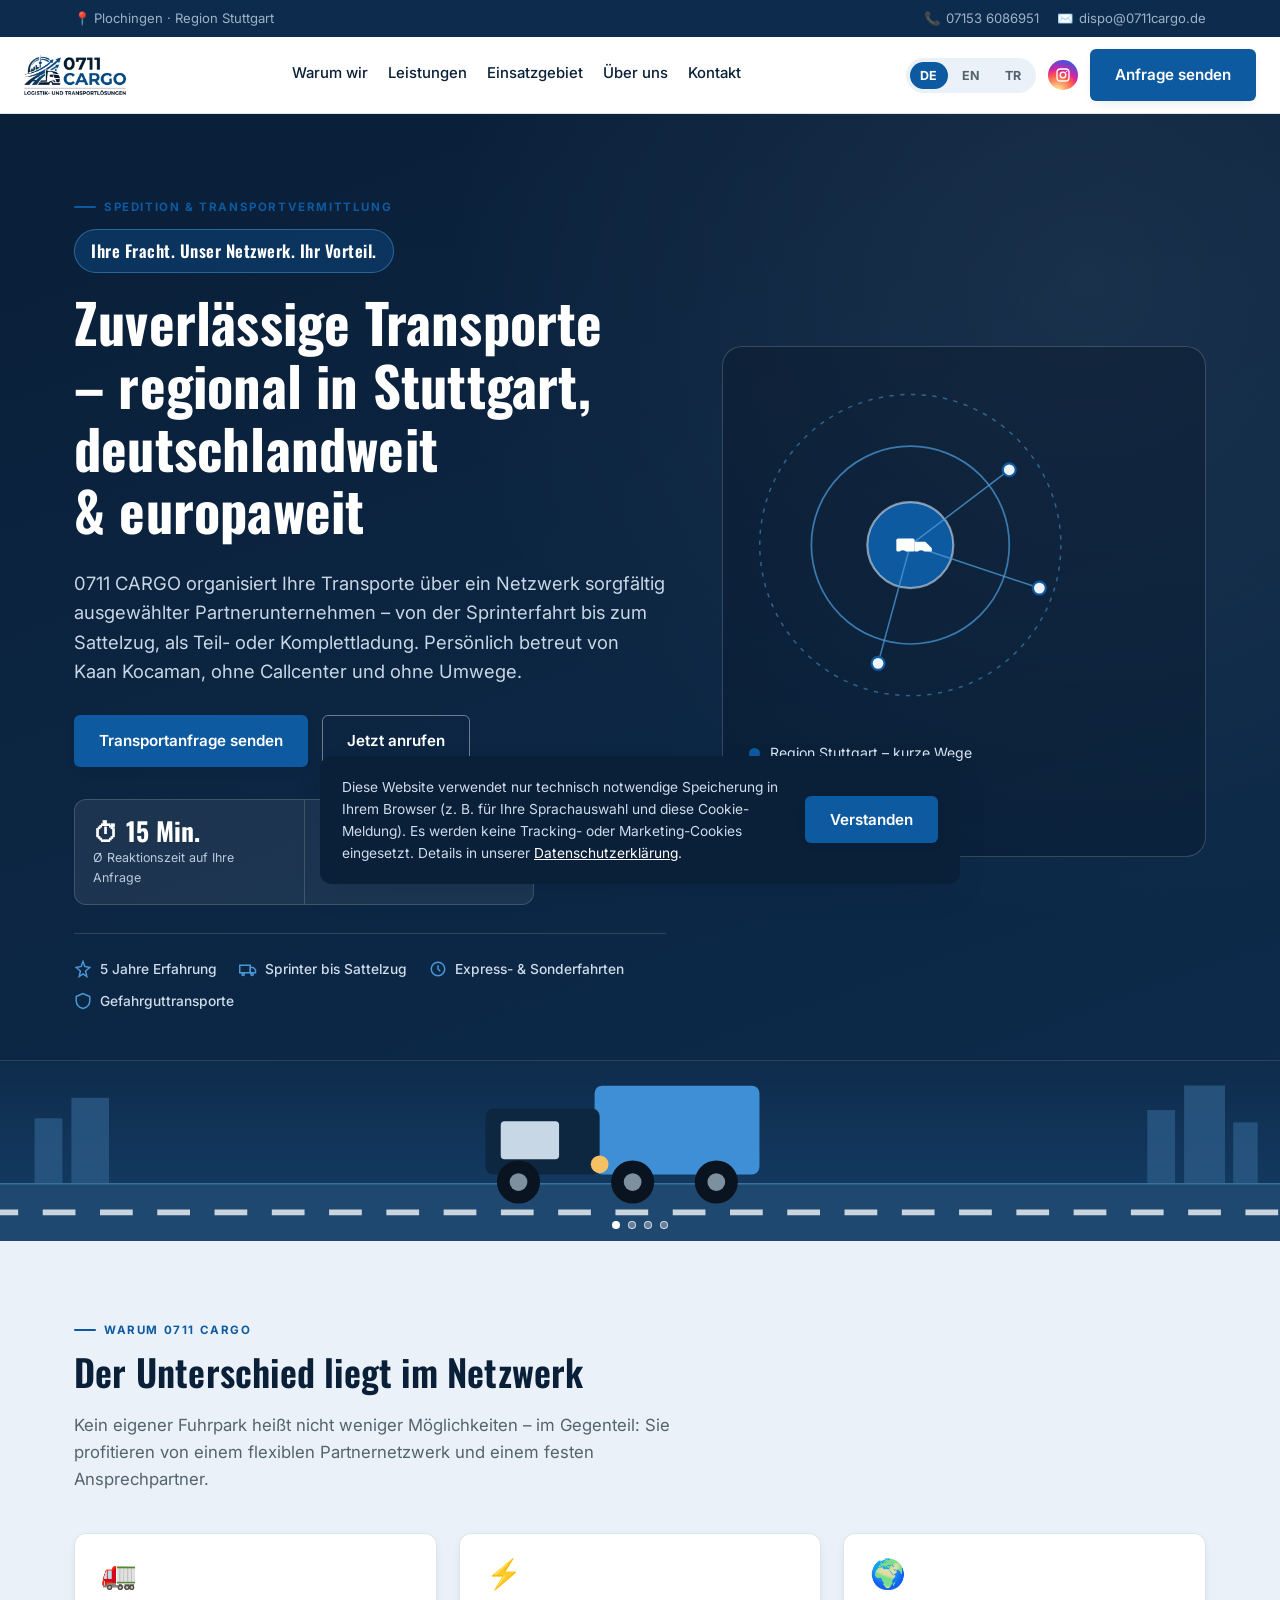
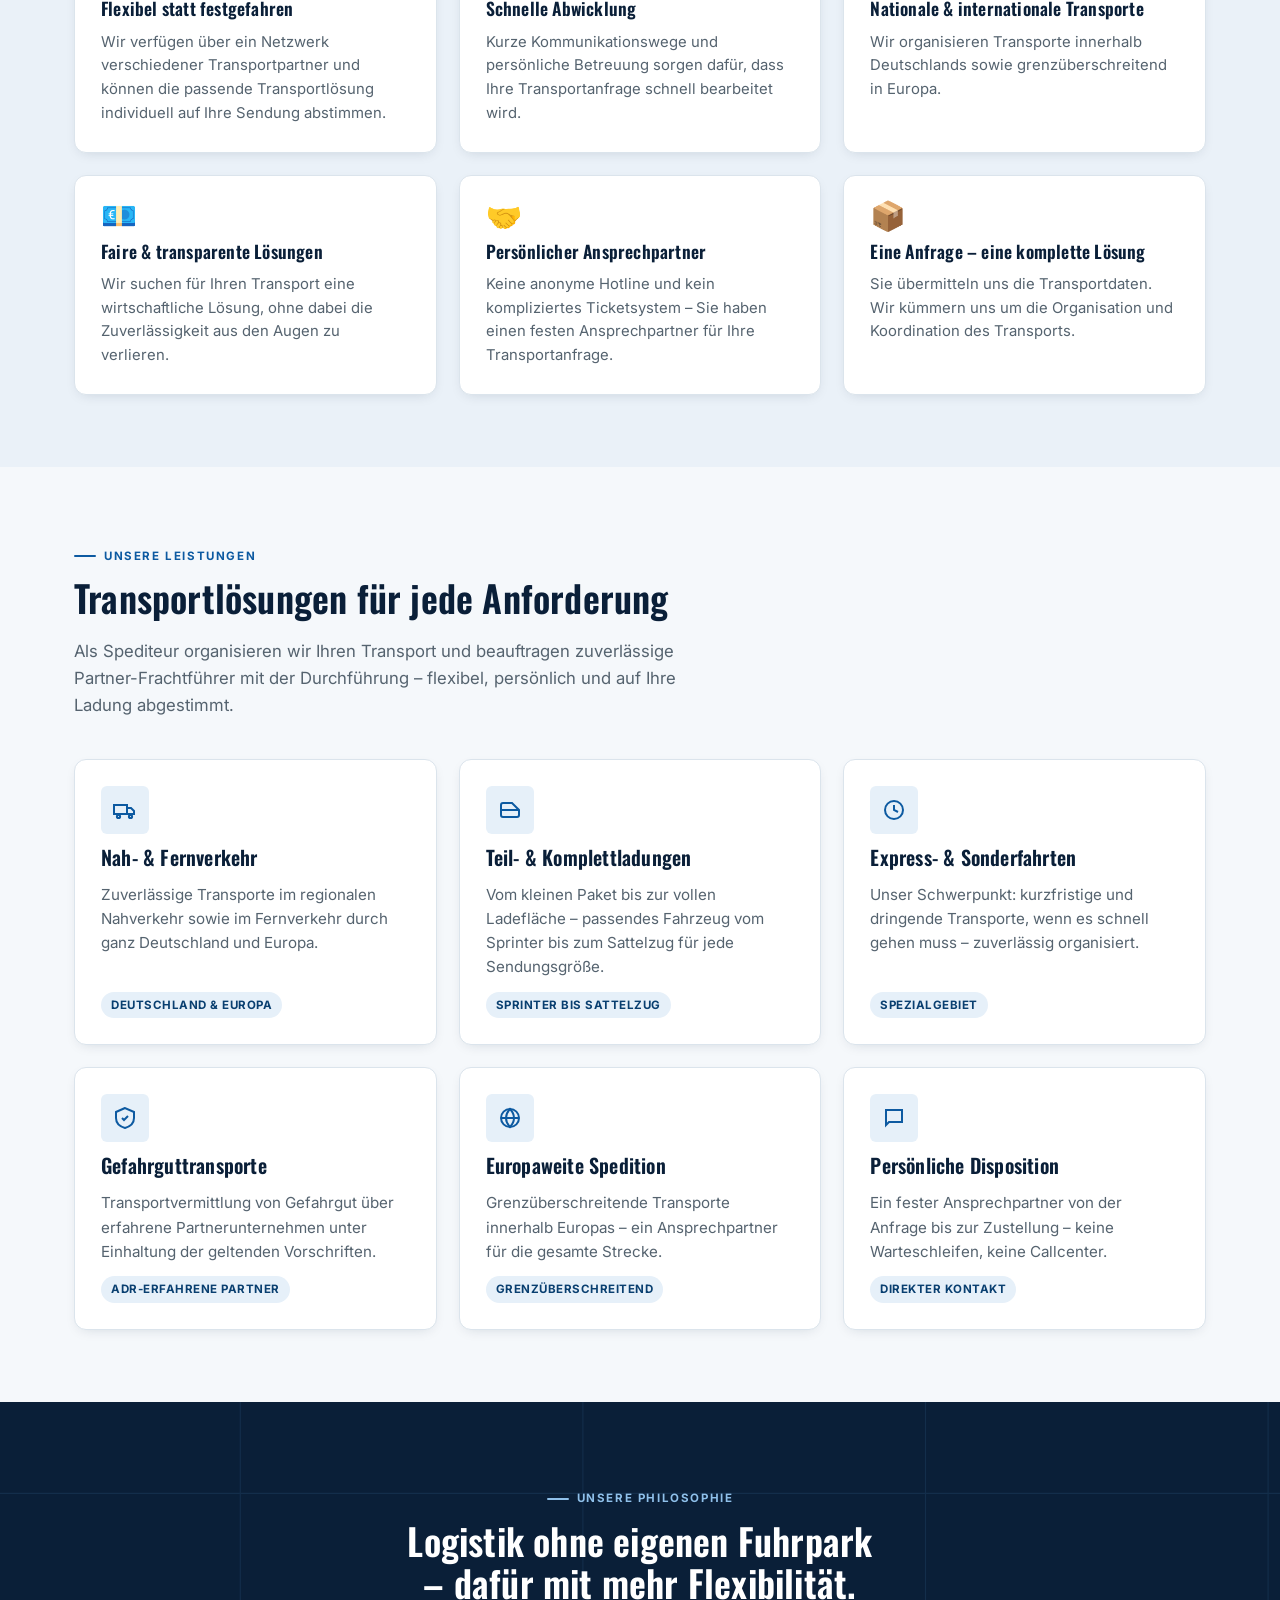
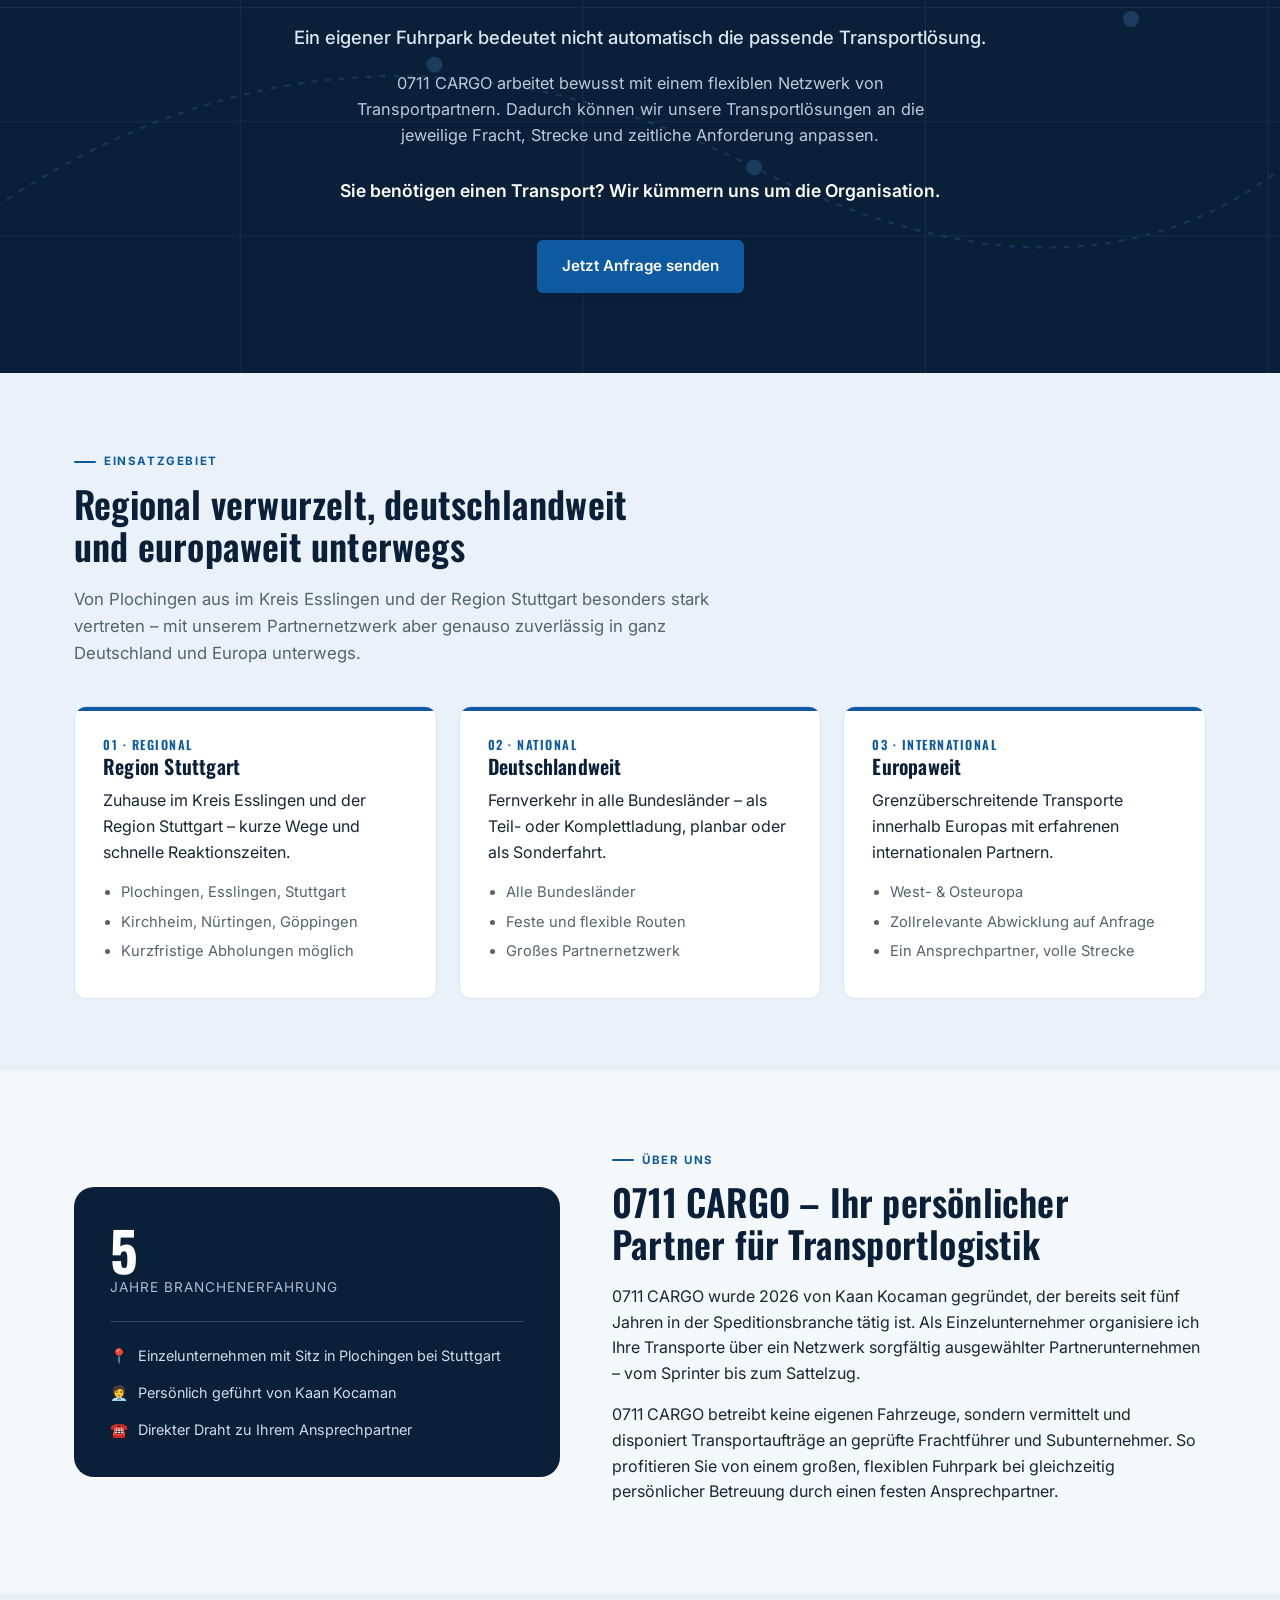
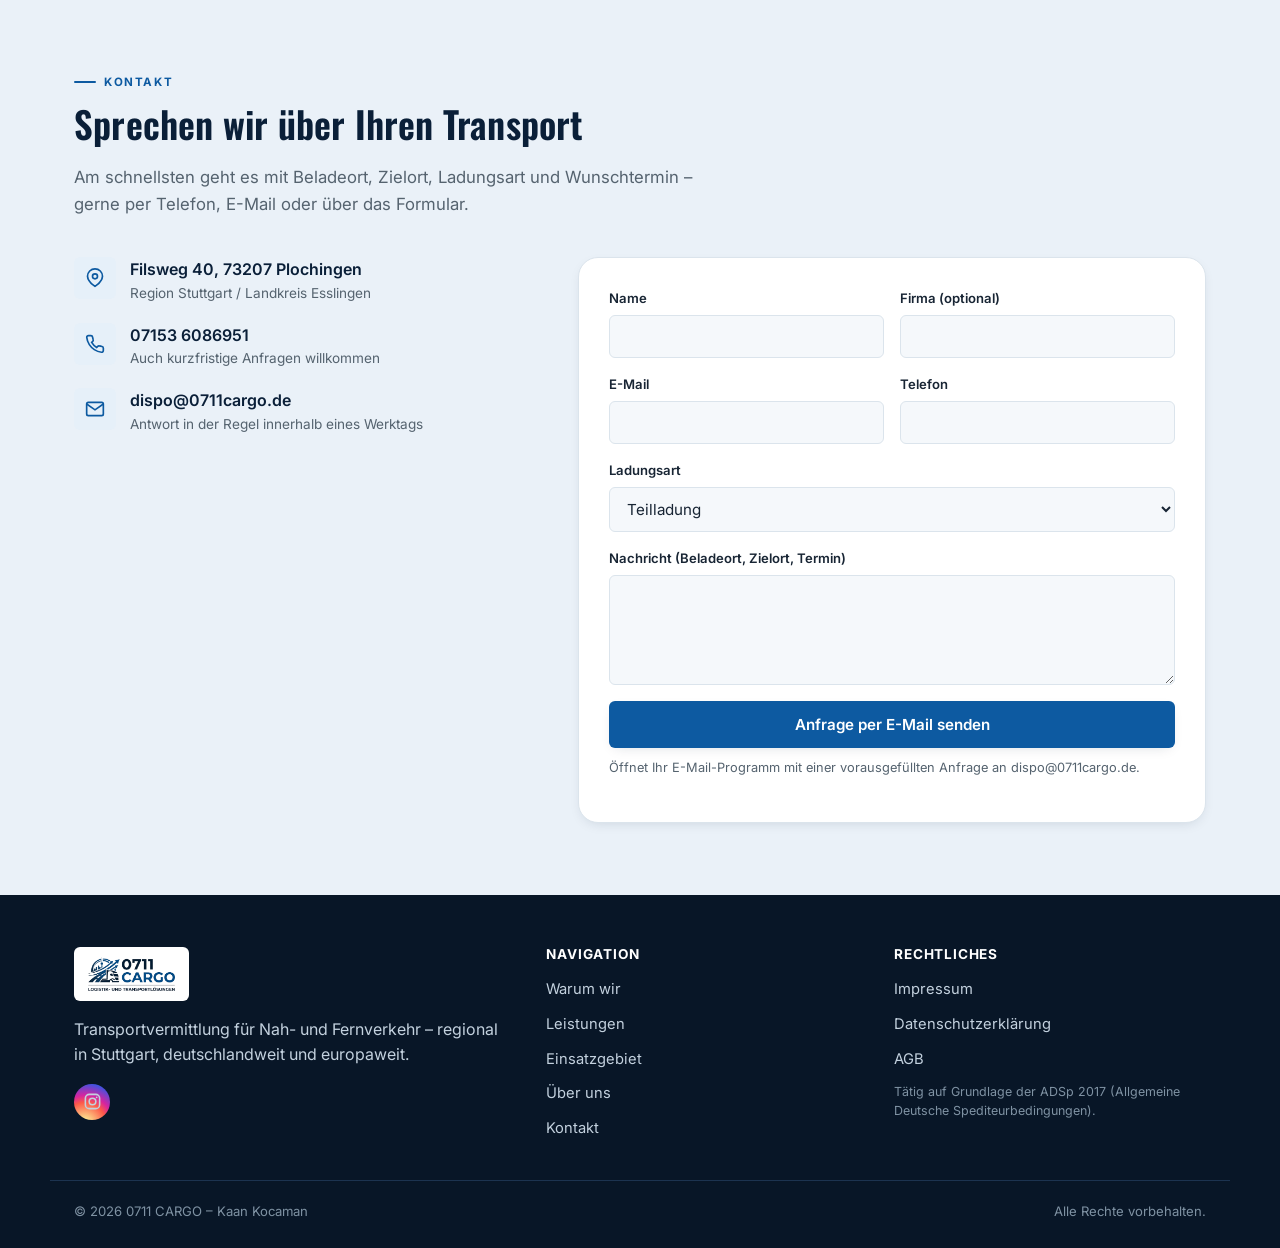
<file: index.html>
<!DOCTYPE html>
<html lang="de">
<head>
<meta charset="UTF-8">
<meta name="viewport" content="width=device-width, initial-scale=1, viewport-fit=cover">
<title>0711 CARGO</title>
<link rel="stylesheet" href="https://fonts.googleapis.com/css2?family=Oswald:wght@500;600;700&family=Inter:wght@400;500;600;700;800&display=swap">
<link rel="stylesheet" href="style.css">
</head>
<body>
<div class="topbar">
  <div class="container">
    <div class="topbar-links">
      <span>📍 Plochingen · Region Stuttgart</span>
    </div>
    <div class="topbar-links">
      <span>📞 <a href="tel:+4971536086951">07153 6086951</a></span>
      <span>✉️ <a href="mailto:dispo@0711cargo.de">dispo@0711cargo.de</a></span>
    </div>
  </div>
</div>

<header class="site-header">
  <div class="container navwrap">
    <a href="/" class="brand" aria-label="0711 CARGO Startseite">
      <img src="logo.png" alt="0711 CARGO – Logistik- und Transportlösungen">
    </a>
    <nav class="mainnav" id="mainnav">
      <a href="#warum" data-i18n="nav.warum">Warum wir</a>
      <a href="#leistungen" data-i18n="nav.leistungen">Leistungen</a>
      <a href="#einsatzgebiet" data-i18n="nav.einsatzgebiet">Einsatzgebiet</a>
      <a href="#ueber-uns" data-i18n="nav.ueberuns">Über uns</a>
      <a href="#kontakt" data-i18n="nav.kontakt">Kontakt</a>
    </nav>
    <div class="nav-actions">
      <div class="lang-switch" role="group" aria-label="Sprache wählen">
        <button type="button" data-lang="de" class="active">DE</button>
        <button type="button" data-lang="en">EN</button>
        <button type="button" data-lang="tr">TR</button>
      </div>
      <a href="https://www.instagram.com/0711cargo/" target="_blank" rel="noopener" class="ig-btn" aria-label="0711 CARGO auf Instagram">
        <svg viewBox="0 0 24 24" fill="none" stroke="currentColor" stroke-width="2"><rect x="3" y="3" width="18" height="18" rx="5"/><circle cx="12" cy="12" r="4.2"/><circle cx="17.3" cy="6.7" r="1.1" fill="currentColor" stroke="none"/></svg>
      </a>
      <a href="#kontakt" class="btn btn-primary desktop-only" data-i18n="nav.cta">Anfrage senden</a>
      <button class="menu-toggle" id="menuToggle" aria-label="Menü öffnen" aria-expanded="false" aria-controls="mainnav">☰</button>
    </div>
  </div>
</header>

<section class="hero">
  <div class="container">
    <div class="hero-copy">
      <div class="eyebrow" data-i18n="hero.eyebrow">Spedition &amp; Transportvermittlung</div>
      <div class="hero-slogan" data-i18n="hero.slogan">Ihre Fracht. Unser Netzwerk. Ihr Vorteil.</div>
      <h1 data-i18n="hero.title">Zuverlässige Transporte – regional in Stuttgart, deutschlandweit &amp; europaweit</h1>
      <p class="lead" data-i18n="hero.lead">0711 CARGO organisiert Ihre Transporte über ein Netzwerk sorgfältig ausgewählter Partnerunternehmen – von der Sprinterfahrt bis zum Sattelzug, als Teil- oder Komplettladung. Persönlich betreut von Kaan Kocaman, ohne Callcenter und ohne Umwege.</p>
      <div class="hero-ctas">
        <a href="#kontakt" class="btn btn-primary" data-i18n="hero.cta1">Transportanfrage senden</a>
        <a href="tel:+4971536086951" class="btn btn-outline" data-i18n="hero.cta2">Jetzt anrufen</a>
      </div>
      <div class="hero-stats">
        <div class="stat">
          <div class="stat-value">⏱ 15 Min.</div>
          <div class="stat-label" data-i18n="hero.stat1">Ø Reaktionszeit auf Ihre Anfrage</div>
        </div>
        <div class="stat">
          <div class="stat-value">🚚 3 Std.</div>
          <div class="stat-label" data-i18n="hero.stat2">häufig schon abholbereit</div>
        </div>
      </div>
      <div class="trust-strip">
        <div class="item"><svg width="18" height="18" viewBox="0 0 24 24" fill="none" stroke="currentColor" stroke-width="2"><path d="M12 2l2.4 6.6L21 10l-5.5 4.6L17 22l-5-3.6L7 22l1.5-7.4L3 10l6.6-1.4L12 2z"/></svg><span data-i18n="hero.trust1">5 Jahre Erfahrung</span></div>
        <div class="item"><svg width="18" height="18" viewBox="0 0 24 24" fill="none" stroke="currentColor" stroke-width="2"><rect x="1" y="7" width="14" height="10"/><path d="M15 10h4l3 3v4h-7z"/><circle cx="5.5" cy="19" r="1.6"/><circle cx="17.5" cy="19" r="1.6"/></svg><span data-i18n="hero.trust2">Sprinter bis Sattelzug</span></div>
        <div class="item"><svg width="18" height="18" viewBox="0 0 24 24" fill="none" stroke="currentColor" stroke-width="2"><circle cx="12" cy="12" r="9"/><path d="M12 7v5l3 3"/></svg><span data-i18n="hero.trust3">Express- &amp; Sonderfahrten</span></div>
        <div class="item"><svg width="18" height="18" viewBox="0 0 24 24" fill="none" stroke="currentColor" stroke-width="2"><path d="M12 2 3 6v6c0 5 4 8.5 9 10 5-1.5 9-5 9-10V6z"/></svg><span data-i18n="hero.trust4">Gefahrguttransporte</span></div>
      </div>
    </div>

    <div class="hero-art">
      <div class="coverage-card">
        <svg viewBox="0 0 400 320" role="img" aria-labelledby="covTitle covDesc">
          <title id="covTitle">Einsatzgebiet 0711 CARGO</title>
          <desc id="covDesc">Regional in der Region Stuttgart, deutschlandweit und europaweit</desc>
          <circle cx="150" cy="160" r="140" fill="none" stroke="#4a97d6" stroke-width="1.4" stroke-dasharray="4 6" opacity="0.55"/>
          <circle cx="150" cy="160" r="92" fill="none" stroke="#4a97d6" stroke-width="1.6" opacity="0.75"/>
          <circle cx="150" cy="160" r="40" fill="#0d5aa1"/>
          <circle cx="150" cy="160" r="40" fill="none" stroke="#ffffff" stroke-width="2" opacity="0.5"/>
          <g stroke="#4a97d6" stroke-width="1.4" opacity="0.8">
            <line x1="150" y1="160" x2="242" y2="90"/>
            <line x1="150" y1="160" x2="270" y2="200"/>
            <line x1="150" y1="160" x2="120" y2="270"/>
          </g>
          <circle cx="242" cy="90" r="6" fill="#eef3f9" stroke="#0d5aa1" stroke-width="2"/>
          <circle cx="270" cy="200" r="6" fill="#eef3f9" stroke="#0d5aa1" stroke-width="2"/>
          <circle cx="120" cy="270" r="6" fill="#eef3f9" stroke="#0d5aa1" stroke-width="2"/>
          <g transform="translate(150,160)" fill="#ffffff">
            <rect x="-13" y="-6" width="17" height="12" rx="1.5"/>
            <path d="M4 -3 h10 l6 6 v3 h-16 z"/>
            <circle cx="-7" cy="8" r="3.2" fill="#0d5aa1"/>
            <circle cx="10" cy="8" r="3.2" fill="#0d5aa1"/>
          </g>
        </svg>
        <div class="coverage-legend">
          <div class="row"><span class="dot" style="background:#0d5aa1"></span><span data-i18n="coverage.legend1">Region Stuttgart – kurze Wege</span></div>
          <div class="row"><span class="dot" style="background:#4a97d6"></span><span data-i18n="coverage.legend2">Deutschlandweit</span></div>
          <div class="row"><span class="dot" style="background:#4a97d6;opacity:.55"></span><span data-i18n="coverage.legend3">Europaweit</span></div>
        </div>
      </div>
    </div>
  </div>

  <div class="hero-strip">
    <div class="hero-slider" id="heroSlider" aria-hidden="true">
      <div class="hero-slide active" data-slide="0">
        <svg viewBox="0 0 1600 220" preserveAspectRatio="xMidYMid slice" role="img">
          <defs><linearGradient id="sky1" x1="0" y1="0" x2="0" y2="1">
            <stop offset="0" stop-color="#0e2c4c"/><stop offset="1" stop-color="#153f68"/>
          </linearGradient></defs>
          <rect width="1600" height="220" fill="url(#sky1)"/>
          <g opacity="0.8" fill="#2b5a86">
            <rect x="60" y="70" width="34" height="90"/><rect x="105" y="45" width="46" height="115"/>
            <rect x="1420" y="60" width="34" height="100"/><rect x="1465" y="30" width="50" height="130"/>
            <rect x="1525" y="75" width="30" height="85"/>
          </g>
          <polygon points="0,150 1600,150 1600,220 0,220" fill="#1e4870"/>
          <line x1="0" y1="150" x2="1600" y2="150" stroke="#3a6f9c" stroke-width="2"/>
          <line x1="0" y1="185" x2="1600" y2="185" stroke="#e9edf1" stroke-width="7" stroke-dasharray="40 30" opacity="0.85"/>
          <g transform="translate(760,120) scale(1.55)">
            <rect x="-10" y="-58" width="130" height="70" rx="6" fill="#3f8fd6"/>
            <rect x="-96" y="-40" width="90" height="52" rx="6" fill="#0e2740"/>
            <rect x="-84" y="-30" width="46" height="30" rx="3" fill="#d7e7f5" opacity="0.92"/>
            <circle cx="-6" cy="4" r="7" fill="#f7c065"/>
            <circle cx="-70" cy="18" r="17" fill="#0a1420"/><circle cx="-70" cy="18" r="7" fill="#7d90a0"/>
            <circle cx="20" cy="18" r="17" fill="#0a1420"/><circle cx="20" cy="18" r="7" fill="#7d90a0"/>
            <circle cx="86" cy="18" r="17" fill="#0a1420"/><circle cx="86" cy="18" r="7" fill="#7d90a0"/>
          </g>
        </svg>
      </div>
      <div class="hero-slide" data-slide="1">
        <svg viewBox="0 0 1600 220" preserveAspectRatio="xMidYMid slice" role="img">
          <defs><linearGradient id="sky2" x1="0" y1="0" x2="0" y2="1">
            <stop offset="0" stop-color="#0e2c4c"/><stop offset="1" stop-color="#173a5c"/>
          </linearGradient></defs>
          <rect width="1600" height="220" fill="url(#sky2)"/>
          <rect x="0" y="178" width="1600" height="42" fill="#123354"/>
          <line x1="0" y1="178" x2="1600" y2="178" stroke="#2b5a86" stroke-width="2"/>

          <polygon points="540,54 800,16 1060,54" fill="#173a5c"/>
          <rect x="560" y="54" width="480" height="124" fill="#1e4870"/>
          <rect x="600" y="76" width="46" height="34" rx="2" fill="#cfe3f4" opacity="0.16"/>
          <rect x="954" y="76" width="46" height="34" rx="2" fill="#cfe3f4" opacity="0.16"/>
          <rect x="754" y="98" width="92" height="80" rx="4" fill="#123354"/>
          <line x1="754" y1="114" x2="846" y2="114" stroke="#3f8fd6" stroke-width="3"/>
          <line x1="754" y1="130" x2="846" y2="130" stroke="#3f8fd6" stroke-width="3"/>
          <line x1="754" y1="146" x2="846" y2="146" stroke="#3f8fd6" stroke-width="3"/>
          <line x1="754" y1="162" x2="846" y2="162" stroke="#3f8fd6" stroke-width="3"/>

          <g transform="translate(180,178)">
            <rect x="-38" y="0" width="76" height="10" fill="#8a5a20"/>
            <rect x="-34" y="-38" width="68" height="38" rx="3" fill="#f0ae54"/>
            <line x1="-34" y1="-19" x2="34" y2="-19" stroke="#0e2c4c" stroke-width="2"/>
            <rect x="-34" y="-76" width="68" height="38" rx="3" fill="#f0ae54"/>
            <line x1="-34" y1="-57" x2="34" y2="-57" stroke="#0e2c4c" stroke-width="2"/>
          </g>
          <g transform="translate(292,178)">
            <rect x="-34" y="0" width="68" height="10" fill="#2b5a86"/>
            <rect x="-30" y="-42" width="60" height="42" rx="3" fill="#4a97d6"/>
            <line x1="-30" y1="-21" x2="30" y2="-21" stroke="#0e2c4c" stroke-width="2"/>
          </g>
          <g transform="translate(1310,178)">
            <rect x="-38" y="0" width="76" height="10" fill="#8a5a20"/>
            <rect x="-34" y="-38" width="68" height="38" rx="3" fill="#f0ae54"/>
            <line x1="-34" y1="-19" x2="34" y2="-19" stroke="#0e2c4c" stroke-width="2"/>
            <rect x="-34" y="-76" width="68" height="38" rx="3" fill="#f0ae54"/>
            <line x1="-34" y1="-57" x2="34" y2="-57" stroke="#0e2c4c" stroke-width="2"/>
          </g>
          <g transform="translate(1420,178)">
            <rect x="-34" y="0" width="68" height="10" fill="#2b5a86"/>
            <rect x="-30" y="-42" width="60" height="42" rx="3" fill="#4a97d6"/>
            <line x1="-30" y1="-21" x2="30" y2="-21" stroke="#0e2c4c" stroke-width="2"/>
          </g>

          <g transform="translate(1120,178)">
            <circle cx="-14" cy="-6" r="10" fill="#0a1420"/><circle cx="12" cy="-6" r="10" fill="#0a1420"/>
            <rect x="-30" y="-40" width="44" height="30" rx="2" fill="#f0ae54"/>
            <rect x="6" y="-16" width="34" height="8" fill="#8a5a20"/>
            <rect x="-34" y="-72" width="8" height="34" fill="#c98f3a"/>
            <rect x="4" y="-72" width="8" height="34" fill="#c98f3a"/>
            <rect x="-34" y="-76" width="46" height="6" fill="#c98f3a"/>
          </g>
        </svg>
      </div>
      <div class="hero-slide" data-slide="2">
        <svg viewBox="0 0 1600 220" preserveAspectRatio="xMidYMid slice" role="img">
          <defs><linearGradient id="sky3" x1="0" y1="0" x2="0" y2="1">
            <stop offset="0" stop-color="#0e2c4c"/><stop offset="1" stop-color="#1a4569"/>
          </linearGradient></defs>
          <rect width="1600" height="220" fill="url(#sky3)"/>
          <rect x="0" y="178" width="1600" height="42" fill="#123354"/>
          <line x1="0" y1="178" x2="1600" y2="178" stroke="#2b5a86" stroke-width="2"/>

          <rect x="650" y="150" width="300" height="14" rx="3" fill="#2b5a86"/>
          <rect x="672" y="164" width="18" height="16" fill="#1e4870"/>
          <rect x="908" y="164" width="18" height="16" fill="#1e4870"/>

          <rect x="748" y="172" width="34" height="8" fill="#1e4870"/>
          <rect x="700" y="88" width="132" height="84" rx="6" fill="#1e4870"/>
          <rect x="712" y="100" width="108" height="58" rx="3" fill="#cfe3f4" opacity="0.16"/>
          <path d="M726 138 l24 -20 l18 12 l32 -28" fill="none" stroke="#4a97d6" stroke-width="4" stroke-linecap="round" stroke-linejoin="round"/>
          <circle cx="740" cy="122" r="4" fill="#4a97d6"/>

          <path d="M898 152 q22 -14 44 0 l6 26 h-56 z" fill="#123354" stroke="#3f8fd6" stroke-width="2"/>
          <circle cx="920" cy="106" r="22" fill="#f0ae54"/>
          <path d="M888 100 a32 32 0 0 1 64 0" fill="none" stroke="#3f8fd6" stroke-width="7" stroke-linecap="round"/>
          <circle cx="889" cy="110" r="7" fill="#3f8fd6"/>
          <path d="M889 117 q6 20 26 21" fill="none" stroke="#3f8fd6" stroke-width="4" stroke-linecap="round" fill-opacity="0"/>
          <circle cx="915" cy="138" r="3.5" fill="#3f8fd6"/>

          <g transform="translate(1015,68)">
            <rect x="-48" y="-30" width="96" height="52" rx="14" fill="#123354" stroke="#4a97d6" stroke-width="2"/>
            <polygon points="-18,20 -2,20 -12,36" fill="#123354" stroke="#4a97d6" stroke-width="2"/>
            <circle cx="-22" cy="-4" r="4.5" fill="#4a97d6"/>
            <circle cx="0" cy="-4" r="4.5" fill="#4a97d6"/>
            <circle cx="22" cy="-4" r="4.5" fill="#4a97d6"/>
          </g>
        </svg>
      </div>
      <div class="hero-slide" data-slide="3">
        <svg viewBox="0 0 1600 220" preserveAspectRatio="xMidYMid slice" role="img">
          <defs><linearGradient id="sky4" x1="0" y1="0" x2="0" y2="1">
            <stop offset="0" stop-color="#0e2c4c"/><stop offset="1" stop-color="#123252"/>
          </linearGradient></defs>
          <rect width="1600" height="220" fill="url(#sky4)"/>
          <g stroke="#2c5a86" stroke-width="1" opacity="0.7">
            <line x1="0" y1="55" x2="1600" y2="55"/><line x1="0" y1="110" x2="1600" y2="110"/><line x1="0" y1="165" x2="1600" y2="165"/>
            <line x1="200" y1="0" x2="200" y2="220"/><line x1="450" y1="0" x2="450" y2="220"/><line x1="700" y1="0" x2="700" y2="220"/>
            <line x1="950" y1="0" x2="950" y2="220"/><line x1="1200" y1="0" x2="1200" y2="220"/><line x1="1450" y1="0" x2="1450" y2="220"/>
          </g>
          <g stroke="#4a97d6" stroke-width="2.5" stroke-dasharray="6 8" opacity="0.9">
            <line x1="800" y1="110" x2="330" y2="60"/>
            <line x1="800" y1="110" x2="1280" y2="55"/>
            <line x1="800" y1="110" x2="1380" y2="170"/>
            <line x1="800" y1="110" x2="900" y2="185"/>
            <line x1="800" y1="110" x2="420" y2="175"/>
          </g>
          <circle cx="800" cy="110" r="26" fill="#3f8fd6"/>
          <circle cx="800" cy="110" r="26" fill="none" stroke="#fff" stroke-width="2" opacity="0.5"/>
          <g fill="#e7edf3"><circle cx="330" cy="60" r="8"/><circle cx="1280" cy="55" r="8"/><circle cx="1380" cy="170" r="8"/><circle cx="900" cy="185" r="8"/><circle cx="420" cy="175" r="8"/></g>
        </svg>
      </div>
    </div>
    <div class="hero-dots" id="heroDots" role="tablist" aria-label="Bildwechsel">
      <button type="button" class="active" data-goto="0" aria-label="Bild 1"></button>
      <button type="button" data-goto="1" aria-label="Bild 2"></button>
      <button type="button" data-goto="2" aria-label="Bild 3"></button>
      <button type="button" data-goto="3" aria-label="Bild 4"></button>
    </div>
  </div>
</section>

<section id="warum" class="alt-bg">
  <div class="container">
    <div class="section-head">
      <div class="eyebrow" data-i18n="why.eyebrow">Warum 0711 CARGO</div>
      <h2 data-i18n="why.title">Der Unterschied liegt im Netzwerk</h2>
      <p data-i18n="why.lead">Kein eigener Fuhrpark heißt nicht weniger Möglichkeiten – im Gegenteil: Sie profitieren von einem flexiblen Partnernetzwerk und einem festen Ansprechpartner.</p>
    </div>
    <div class="grid why-grid">
      <div class="why-card">
        <div class="emoji">🚛</div>
        <h3 data-i18n="why1.title">Flexibel statt festgefahren</h3>
        <p data-i18n="why1.text">Wir verfügen über ein Netzwerk verschiedener Transportpartner und können die passende Transportlösung individuell auf Ihre Sendung abstimmen.</p>
      </div>
      <div class="why-card">
        <div class="emoji">⚡</div>
        <h3 data-i18n="why2.title">Schnelle Abwicklung</h3>
        <p data-i18n="why2.text">Kurze Kommunikationswege und persönliche Betreuung sorgen dafür, dass Ihre Transportanfrage schnell bearbeitet wird.</p>
      </div>
      <div class="why-card">
        <div class="emoji">🌍</div>
        <h3 data-i18n="why3.title">Nationale &amp; internationale Transporte</h3>
        <p data-i18n="why3.text">Wir organisieren Transporte innerhalb Deutschlands sowie grenzüberschreitend in Europa.</p>
      </div>
      <div class="why-card">
        <div class="emoji">💶</div>
        <h3 data-i18n="why4.title">Faire &amp; transparente Lösungen</h3>
        <p data-i18n="why4.text">Wir suchen für Ihren Transport eine wirtschaftliche Lösung, ohne dabei die Zuverlässigkeit aus den Augen zu verlieren.</p>
      </div>
      <div class="why-card">
        <div class="emoji">🤝</div>
        <h3 data-i18n="why5.title">Persönlicher Ansprechpartner</h3>
        <p data-i18n="why5.text">Keine anonyme Hotline und kein kompliziertes Ticketsystem – Sie haben einen festen Ansprechpartner für Ihre Transportanfrage.</p>
      </div>
      <div class="why-card">
        <div class="emoji">📦</div>
        <h3 data-i18n="why6.title">Eine Anfrage – eine komplette Lösung</h3>
        <p data-i18n="why6.text">Sie übermitteln uns die Transportdaten. Wir kümmern uns um die Organisation und Koordination des Transports.</p>
      </div>
    </div>
  </div>
</section>

<section id="leistungen">
  <div class="container">
    <div class="section-head">
      <div class="eyebrow" data-i18n="services.eyebrow">Unsere Leistungen</div>
      <h2 data-i18n="services.title">Transportlösungen für jede Anforderung</h2>
      <p data-i18n="services.lead">Als Spediteur organisieren wir Ihren Transport und beauftragen zuverlässige Partner-Frachtführer mit der Durchführung – flexibel, persönlich und auf Ihre Ladung abgestimmt.</p>
    </div>

    <div class="grid services-grid">
      <div class="card">
        <div class="icon"><svg width="24" height="24" viewBox="0 0 24 24" fill="none" stroke="currentColor" stroke-width="2"><rect x="1" y="7" width="13" height="9"/><path d="M14 10h4l3 3v3h-7z"/><circle cx="5.5" cy="18.5" r="1.6"/><circle cx="17.5" cy="18.5" r="1.6"/></svg></div>
        <h3 data-i18n="svc1.title">Nah- &amp; Fernverkehr</h3>
        <p data-i18n="svc1.text">Zuverlässige Transporte im regionalen Nahverkehr sowie im Fernverkehr durch ganz Deutschland und Europa.</p>
        <span class="tag" data-i18n="svc1.tag">Deutschland &amp; Europa</span>
      </div>
      <div class="card">
        <div class="icon"><svg width="24" height="24" viewBox="0 0 24 24" fill="none" stroke="currentColor" stroke-width="2"><path d="M3 17V7a2 2 0 0 1 2-2h9l7 7v5a2 2 0 0 1-2 2H5a2 2 0 0 1-2-2z"/><path d="M3 12h18"/></svg></div>
        <h3 data-i18n="svc2.title">Teil- &amp; Komplettladungen</h3>
        <p data-i18n="svc2.text">Vom kleinen Paket bis zur vollen Ladefläche – passendes Fahrzeug vom Sprinter bis zum Sattelzug für jede Sendungsgröße.</p>
        <span class="tag" data-i18n="svc2.tag">Sprinter bis Sattelzug</span>
      </div>
      <div class="card">
        <div class="icon"><svg width="24" height="24" viewBox="0 0 24 24" fill="none" stroke="currentColor" stroke-width="2"><circle cx="12" cy="12" r="9"/><path d="M12 7v5l4 2"/></svg></div>
        <h3 data-i18n="svc3.title">Express- &amp; Sonderfahrten</h3>
        <p data-i18n="svc3.text">Unser Schwerpunkt: kurzfristige und dringende Transporte, wenn es schnell gehen muss – zuverlässig organisiert.</p>
        <span class="tag" data-i18n="svc3.tag">Spezialgebiet</span>
      </div>
      <div class="card">
        <div class="icon"><svg width="24" height="24" viewBox="0 0 24 24" fill="none" stroke="currentColor" stroke-width="2"><path d="M12 2 3 6v6c0 5 4 8.5 9 10 5-1.5 9-5 9-10V6z"/><path d="M9 12l2 2 4-4"/></svg></div>
        <h3 data-i18n="svc4.title">Gefahrguttransporte</h3>
        <p data-i18n="svc4.text">Transportvermittlung von Gefahrgut über erfahrene Partnerunternehmen unter Einhaltung der geltenden Vorschriften.</p>
        <span class="tag" data-i18n="svc4.tag">ADR-erfahrene Partner</span>
      </div>
      <div class="card">
        <div class="icon"><svg width="24" height="24" viewBox="0 0 24 24" fill="none" stroke="currentColor" stroke-width="2"><circle cx="12" cy="12" r="9"/><path d="M3 12h18M12 3c2.5 2.7 4 6 4 9s-1.5 6.3-4 9c-2.5-2.7-4-6-4-9s1.5-6.3 4-9z"/></svg></div>
        <h3 data-i18n="svc5.title">Europaweite Spedition</h3>
        <p data-i18n="svc5.text">Grenzüberschreitende Transporte innerhalb Europas – ein Ansprechpartner für die gesamte Strecke.</p>
        <span class="tag" data-i18n="svc5.tag">Grenzüberschreitend</span>
      </div>
      <div class="card">
        <div class="icon"><svg width="24" height="24" viewBox="0 0 24 24" fill="none" stroke="currentColor" stroke-width="2"><path d="M4 4h16v12H7l-3 3z"/></svg></div>
        <h3 data-i18n="svc6.title">Persönliche Disposition</h3>
        <p data-i18n="svc6.text">Ein fester Ansprechpartner von der Anfrage bis zur Zustellung – keine Warteschleifen, keine Callcenter.</p>
        <span class="tag" data-i18n="svc6.tag">Direkter Kontakt</span>
      </div>
    </div>
  </div>
</section>

<section class="manifesto">
  <div class="manifesto-bg" aria-hidden="true">
    <svg viewBox="0 0 1600 500" preserveAspectRatio="xMidYMid slice">
      <g stroke="#1c3d5e" stroke-width="1">
        <line x1="0" y1="80" x2="1600" y2="80"/><line x1="0" y1="180" x2="1600" y2="180"/>
        <line x1="0" y1="280" x2="1600" y2="280"/><line x1="0" y1="380" x2="1600" y2="380"/>
        <line x1="150" y1="0" x2="150" y2="500"/><line x1="450" y1="0" x2="450" y2="500"/>
        <line x1="750" y1="0" x2="750" y2="500"/><line x1="1050" y1="0" x2="1050" y2="500"/>
        <line x1="1350" y1="0" x2="1350" y2="500"/>
      </g>
      <g stroke="#2c5a86" stroke-width="2" stroke-dasharray="5 7" opacity="0.8">
        <path d="M150,420 Q500,120 900,320 T1500,150" fill="none"/>
      </g>
      <g fill="#2c5a86">
        <circle cx="150" cy="420" r="7"/><circle cx="620" cy="230" r="7"/>
        <circle cx="900" cy="320" r="7"/><circle cx="1230" cy="190" r="7"/><circle cx="1500" cy="150" r="7"/>
      </g>
    </svg>
  </div>
  <div class="container">
    <div class="eyebrow" data-i18n="manifesto.eyebrow">Unsere Philosophie</div>
    <h2 data-i18n="manifesto.title">Logistik ohne eigenen Fuhrpark – dafür mit mehr Flexibilität.</h2>
    <p class="subtitle" data-i18n="manifesto.subtitle">Ein eigener Fuhrpark bedeutet nicht automatisch die passende Transportlösung.</p>
    <p class="body" data-i18n="manifesto.text">0711 CARGO arbeitet bewusst mit einem flexiblen Netzwerk von Transportpartnern. Dadurch können wir unsere Transportlösungen an die jeweilige Fracht, Strecke und zeitliche Anforderung anpassen.</p>
    <p class="cta-line" data-i18n="manifesto.cta">Sie benötigen einen Transport? Wir kümmern uns um die Organisation.</p>
    <a href="#kontakt" class="btn btn-primary" data-i18n="manifesto.button">Jetzt Anfrage senden</a>
  </div>
</section>

<section id="einsatzgebiet" class="alt-bg">
  <div class="container">
    <div class="section-head">
      <div class="eyebrow" data-i18n="coverage.eyebrow">Einsatzgebiet</div>
      <h2 data-i18n="coverage.title">Regional verwurzelt, deutschlandweit und europaweit unterwegs</h2>
      <p data-i18n="coverage.lead">Von Plochingen aus im Kreis Esslingen und der Region Stuttgart besonders stark vertreten – mit unserem Partnernetzwerk aber genauso zuverlässig in ganz Deutschland und Europa unterwegs.</p>
    </div>
    <div class="grid coverage-tiers">
      <div class="tier">
        <div class="num" data-i18n="tier1.num">01 · Regional</div>
        <h3 data-i18n="tier1.title">Region Stuttgart</h3>
        <p data-i18n="tier1.text">Zuhause im Kreis Esslingen und der Region Stuttgart – kurze Wege und schnelle Reaktionszeiten.</p>
        <ul>
          <li data-i18n="tier1.li1">Plochingen, Esslingen, Stuttgart</li>
          <li data-i18n="tier1.li2">Kirchheim, Nürtingen, Göppingen</li>
          <li data-i18n="tier1.li3">Kurzfristige Abholungen möglich</li>
        </ul>
      </div>
      <div class="tier">
        <div class="num" data-i18n="tier2.num">02 · National</div>
        <h3 data-i18n="tier2.title">Deutschlandweit</h3>
        <p data-i18n="tier2.text">Fernverkehr in alle Bundesländer – als Teil- oder Komplettladung, planbar oder als Sonderfahrt.</p>
        <ul>
          <li data-i18n="tier2.li1">Alle Bundesländer</li>
          <li data-i18n="tier2.li2">Feste und flexible Routen</li>
          <li data-i18n="tier2.li3">Großes Partnernetzwerk</li>
        </ul>
      </div>
      <div class="tier">
        <div class="num" data-i18n="tier3.num">03 · International</div>
        <h3 data-i18n="tier3.title">Europaweit</h3>
        <p data-i18n="tier3.text">Grenzüberschreitende Transporte innerhalb Europas mit erfahrenen internationalen Partnern.</p>
        <ul>
          <li data-i18n="tier3.li1">West- &amp; Osteuropa</li>
          <li data-i18n="tier3.li2">Zollrelevante Abwicklung auf Anfrage</li>
          <li data-i18n="tier3.li3">Ein Ansprechpartner, volle Strecke</li>
        </ul>
      </div>
    </div>
  </div>
</section>

<section id="ueber-uns">
  <div class="container about-wrap">
    <div class="about-badge">
      <div class="years">5</div>
      <div class="years-label" data-i18n="about.yearslabel">Jahre Branchenerfahrung</div>
      <hr>
      <div class="about-facts">
        <div class="row">📍 <span data-i18n="about.fact1">Einzelunternehmen mit Sitz in Plochingen bei Stuttgart</span></div>
        <div class="row">🧑‍💼 <span data-i18n="about.fact2">Persönlich geführt von Kaan Kocaman</span></div>
        <div class="row">☎️ <span data-i18n="about.fact3">Direkter Draht zu Ihrem Ansprechpartner</span></div>
      </div>
    </div>
    <div>
      <div class="eyebrow" data-i18n="about.eyebrow">Über uns</div>
      <h2 data-i18n="about.title">0711 CARGO – Ihr persönlicher Partner für Transportlogistik</h2>
      <p data-i18n="about.text1">0711 CARGO wurde 2026 von Kaan Kocaman gegründet, der bereits seit fünf Jahren in der Speditionsbranche tätig ist. Als Einzelunternehmer organisiere ich Ihre Transporte über ein Netzwerk sorgfältig ausgewählter Partnerunternehmen – vom Sprinter bis zum Sattelzug.</p>
      <p data-i18n="about.text2">0711 CARGO betreibt keine eigenen Fahrzeuge, sondern vermittelt und disponiert Transportaufträge an geprüfte Frachtführer und Subunternehmer. So profitieren Sie von einem großen, flexiblen Fuhrpark bei gleichzeitig persönlicher Betreuung durch einen festen Ansprechpartner.</p>
    </div>
  </div>
</section>

<section id="kontakt" class="alt-bg">
  <div class="container">
    <div class="section-head">
      <div class="eyebrow" data-i18n="contact.eyebrow">Kontakt</div>
      <h2 data-i18n="contact.title">Sprechen wir über Ihren Transport</h2>
      <p data-i18n="contact.lead">Am schnellsten geht es mit Beladeort, Zielort, Ladungsart und Wunschtermin – gerne per Telefon, E-Mail oder über das Formular.</p>
    </div>
    <div class="contact-wrap">
      <div class="contact-info">
        <div class="row">
          <div class="icon"><svg width="20" height="20" viewBox="0 0 24 24" fill="none" stroke="currentColor" stroke-width="2"><path d="M21 10c0 6-9 12-9 12S3 16 3 10a9 9 0 0 1 18 0z"/><circle cx="12" cy="10" r="3"/></svg></div>
          <div><a href="https://www.google.com/maps/search/?api=1&query=Filsweg+40+73207+Plochingen" target="_blank" rel="noopener">Filsweg 40, 73207 Plochingen</a><p class="hint" data-i18n="contact.hint1">Region Stuttgart / Landkreis Esslingen</p></div>
        </div>
        <div class="row">
          <div class="icon"><svg width="20" height="20" viewBox="0 0 24 24" fill="none" stroke="currentColor" stroke-width="2"><path d="M22 16.9v3a2 2 0 0 1-2.2 2 19.8 19.8 0 0 1-8.6-3.1 19.5 19.5 0 0 1-6-6 19.8 19.8 0 0 1-3.1-8.7A2 2 0 0 1 4.1 2h3a2 2 0 0 1 2 1.7c.1 1 .4 2 .7 3a2 2 0 0 1-.5 2.1L8 10.1a16 16 0 0 0 6 6l1.3-1.3a2 2 0 0 1 2.1-.5c1 .3 2 .5 3 .7a2 2 0 0 1 1.6 2z"/></svg></div>
          <div><a href="tel:+4971536086951">07153 6086951</a><p class="hint" data-i18n="contact.hint2">Auch kurzfristige Anfragen willkommen</p></div>
        </div>
        <div class="row">
          <div class="icon"><svg width="20" height="20" viewBox="0 0 24 24" fill="none" stroke="currentColor" stroke-width="2"><rect x="2" y="4" width="20" height="16" rx="2"/><path d="m2 6 10 7L22 6"/></svg></div>
          <div><a href="mailto:dispo@0711cargo.de">dispo@0711cargo.de</a><p class="hint" data-i18n="contact.hint3">Antwort in der Regel innerhalb eines Werktags</p></div>
        </div>
      </div>

      <form class="form-card" id="contactForm">
        <div class="form-row">
          <div class="field">
            <label for="f-name" data-i18n="form.name">Name</label>
            <input id="f-name" name="name" type="text" required>
          </div>
          <div class="field">
            <label for="f-company" data-i18n="form.company">Firma (optional)</label>
            <input id="f-company" name="company" type="text">
          </div>
        </div>
        <div class="form-row">
          <div class="field">
            <label for="f-email" data-i18n="form.email">E-Mail</label>
            <input id="f-email" name="email" type="email" required>
          </div>
          <div class="field">
            <label for="f-phone" data-i18n="form.phone">Telefon</label>
            <input id="f-phone" name="phone" type="tel">
          </div>
        </div>
        <div class="field">
          <label for="f-type" data-i18n="form.type">Ladungsart</label>
          <select id="f-type" name="type">
            <option data-i18n="form.type1">Teilladung</option>
            <option data-i18n="form.type2">Komplettladung</option>
            <option data-i18n="form.type3">Express- / Sonderfahrt</option>
            <option data-i18n="form.type4">Gefahrgut</option>
            <option data-i18n="form.type5">Sonstiges</option>
          </select>
        </div>
        <div class="field">
          <label for="f-message" data-i18n="form.message">Nachricht (Beladeort, Zielort, Termin)</label>
          <textarea id="f-message" name="message" required></textarea>
        </div>
        <button type="submit" class="btn btn-primary btn-block" data-i18n="form.submit">Anfrage per E-Mail senden</button>
        <p class="form-note" data-i18n="form.note">Öffnet Ihr E-Mail-Programm mit einer vorausgefüllten Anfrage an dispo@0711cargo.de.</p>
        <div class="form-success" id="formSuccess" data-i18n="form.success">E-Mail-Programm wird geöffnet …</div>
      </form>
    </div>
  </div>
</section>

<footer class="site-footer">
  <div class="container footer-grid">
    <div>
      <div class="footer-brand"><img src="logo.png" alt="0711 CARGO"></div>
      <p data-i18n="footer.claim">Transportvermittlung für Nah- und Fernverkehr – regional in Stuttgart, deutschlandweit und europaweit.</p>
      <div class="footer-social">
        <a href="https://www.instagram.com/0711cargo/" target="_blank" rel="noopener" class="ig-btn" aria-label="0711 CARGO auf Instagram">
          <svg viewBox="0 0 24 24" fill="none" stroke="currentColor" stroke-width="2"><rect x="3" y="3" width="18" height="18" rx="5"/><circle cx="12" cy="12" r="4.2"/><circle cx="17.3" cy="6.7" r="1.1" fill="currentColor" stroke="none"/></svg>
        </a>
      </div>
    </div>
    <div>
      <h4 data-i18n="footer.nav">Navigation</h4>
      <ul>
        <li><a href="#warum" data-i18n="nav.warum">Warum wir</a></li>
        <li><a href="#leistungen" data-i18n="nav.leistungen">Leistungen</a></li>
        <li><a href="#einsatzgebiet" data-i18n="nav.einsatzgebiet">Einsatzgebiet</a></li>
        <li><a href="#ueber-uns" data-i18n="nav.ueberuns">Über uns</a></li>
        <li><a href="#kontakt" data-i18n="nav.kontakt">Kontakt</a></li>
      </ul>
    </div>
    <div>
      <h4 data-i18n="footer.legal">Rechtliches</h4>
      <ul>
        <li><a href="impressum.html">Impressum</a></li>
        <li><a href="datenschutz.html">Datenschutzerklärung</a></li>
        <li><a href="agb.html">AGB</a></li>
      </ul>
      <p class="footer-note">Tätig auf Grundlage der ADSp 2017 (Allgemeine Deutsche Spediteurbedingungen).</p>
    </div>
  </div>
  <div class="container footer-bottom">
    <span>© <span id="year">2026</span> 0711 CARGO – Kaan Kocaman</span>
    <span data-i18n="footer.rights">Alle Rechte vorbehalten.</span>
  </div>
</footer>

<div id="cookie-banner" hidden>
  <p><span data-i18n="cookie.text">Diese Website verwendet nur technisch notwendige Speicherung in Ihrem Browser (z. B. für Ihre Sprachauswahl und diese Cookie-Meldung). Es werden keine Tracking- oder Marketing-Cookies eingesetzt. Details in unserer</span> <a href="datenschutz.html" data-i18n="cookie.link">Datenschutzerklärung</a>.</p>
  <div class="actions">
    <button class="btn btn-primary" id="cookieAccept" data-i18n="cookie.accept">Verstanden</button>
  </div>
</div>

<script src="script.js"></script>

</body>
</html>
</file>
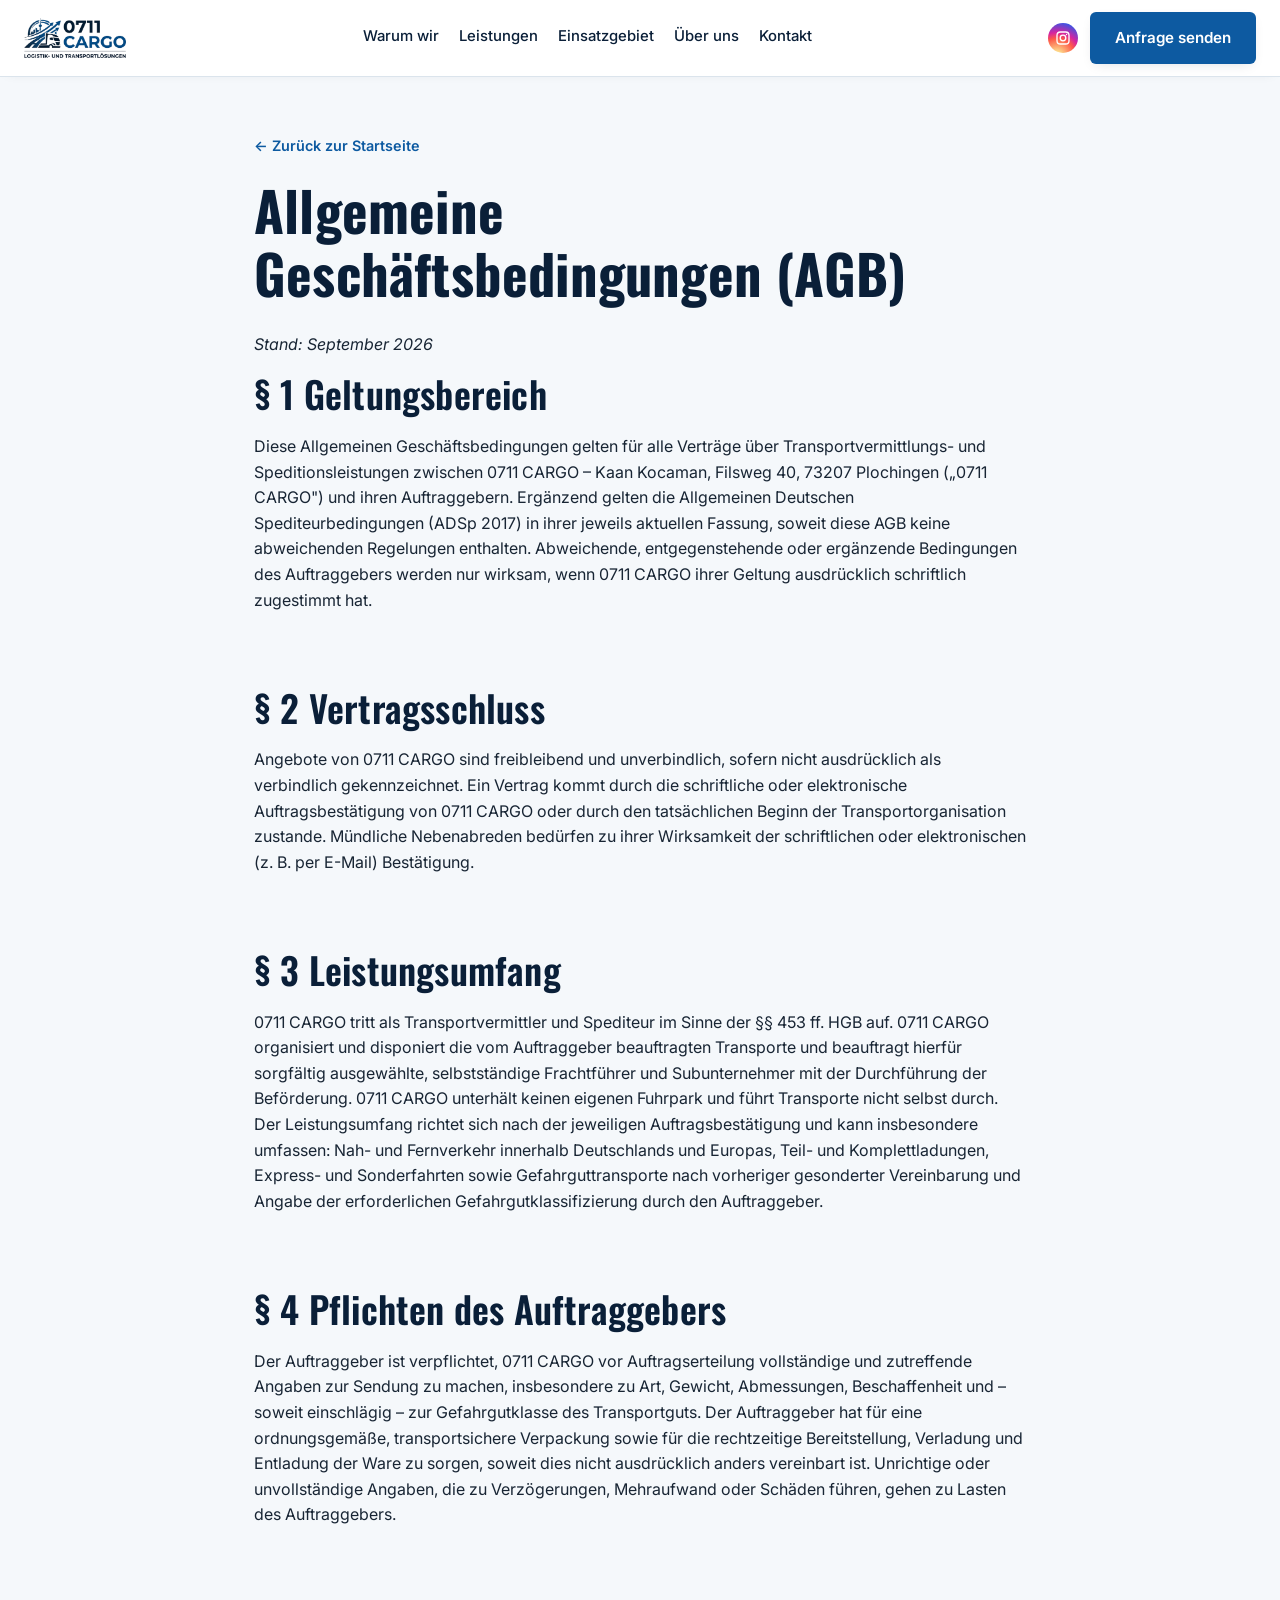
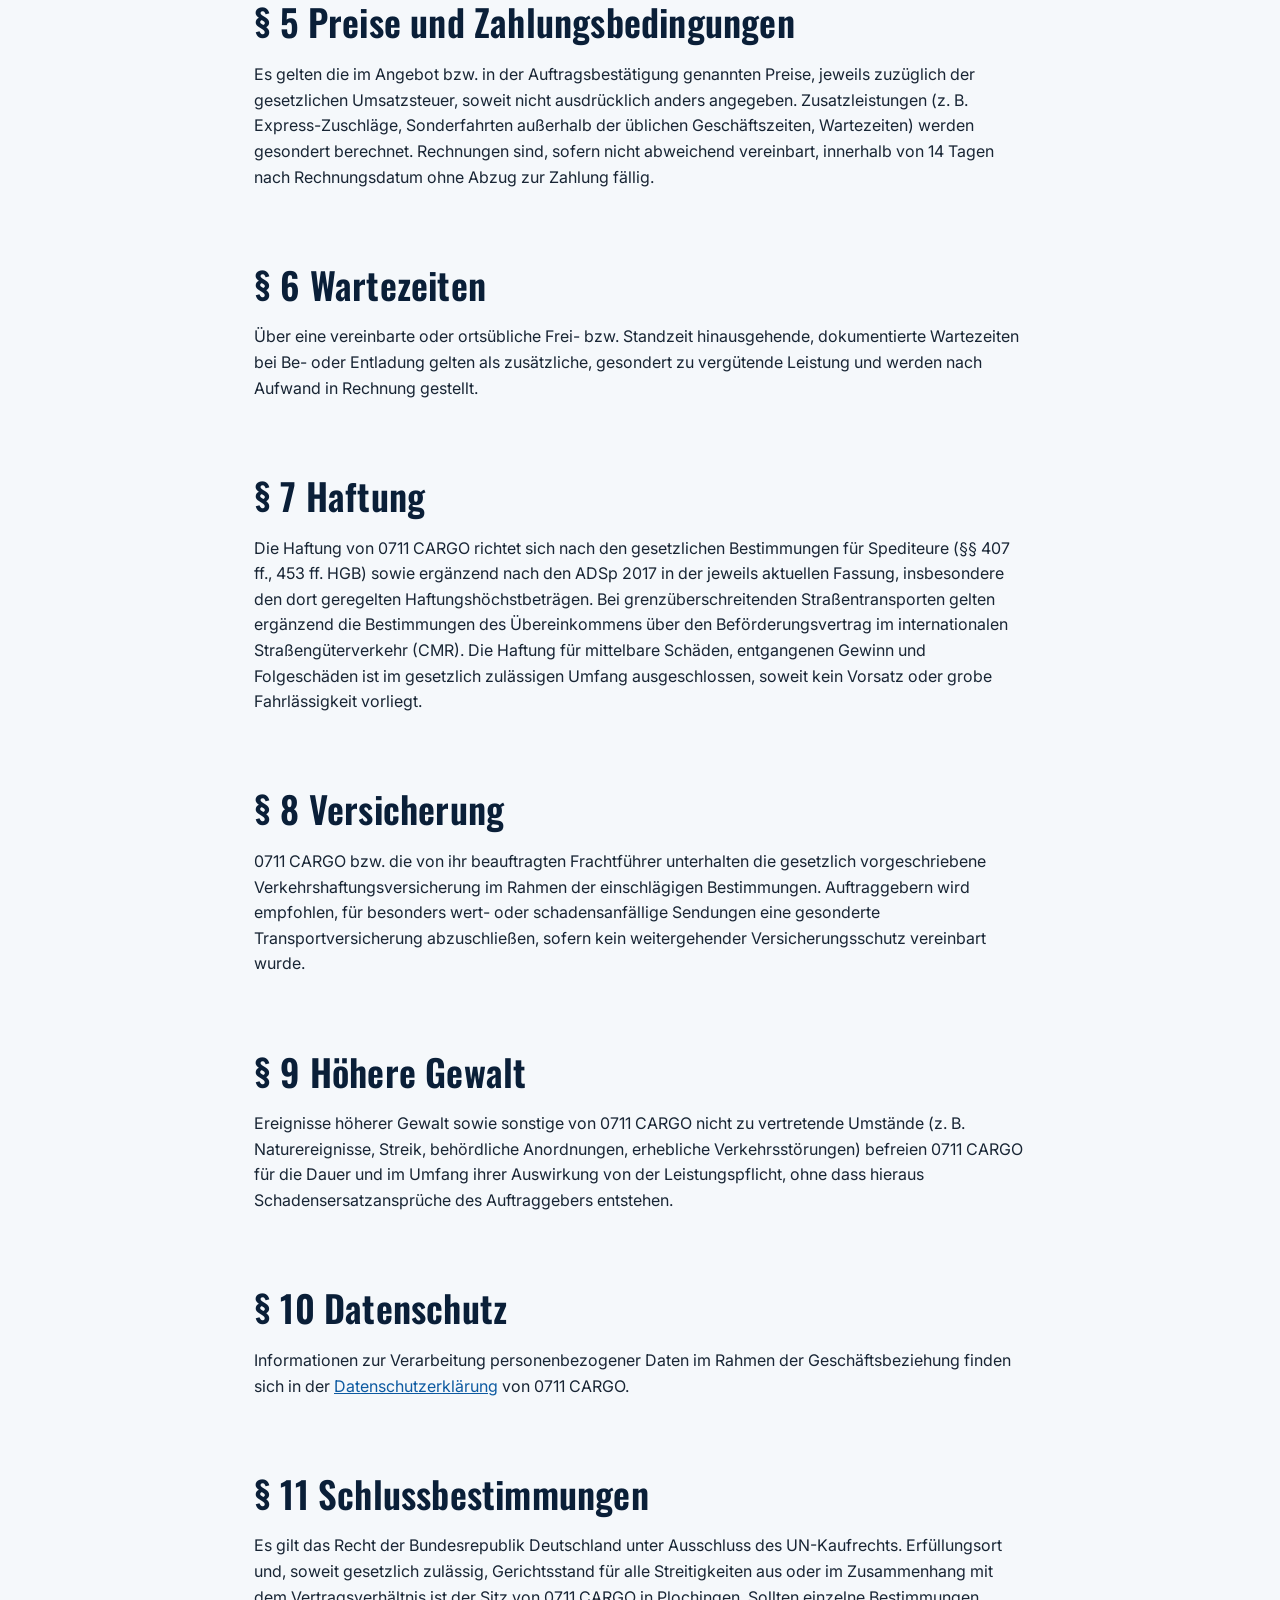
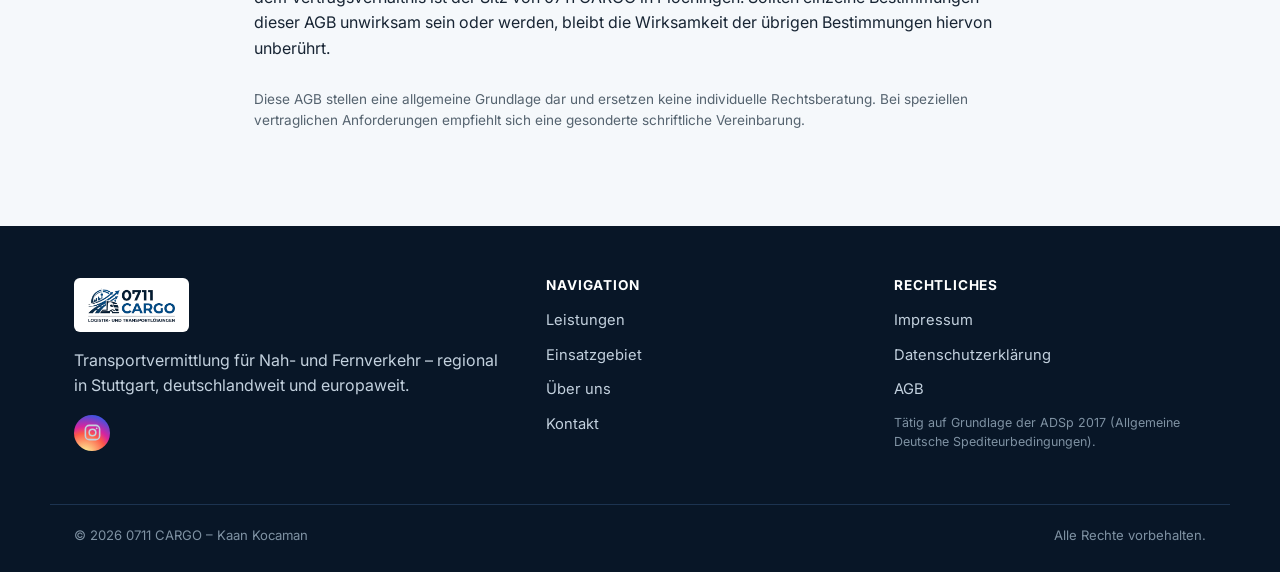
<file: agb.html>
<!DOCTYPE html>
<html lang="de">
<head>
<meta charset="UTF-8">
<meta name="viewport" content="width=device-width, initial-scale=1, viewport-fit=cover">
<title>AGB – 0711 CARGO</title>
<link rel="stylesheet" href="https://fonts.googleapis.com/css2?family=Oswald:wght@500;600;700&family=Inter:wght@400;500;600;700;800&display=swap">
<link rel="stylesheet" href="style.css">
</head>
<body>
<header class="site-header">
  <div class="container navwrap">
    <a href="index.html" class="brand" aria-label="0711 CARGO Startseite">
      <img src="logo.png" alt="0711 CARGO – Logistik- und Transportlösungen">
    </a>
    <nav class="mainnav" id="mainnav">
      <a href="index.html#warum">Warum wir</a>
      <a href="index.html#leistungen">Leistungen</a>
      <a href="index.html#einsatzgebiet">Einsatzgebiet</a>
      <a href="index.html#ueber-uns">Über uns</a>
      <a href="index.html#kontakt">Kontakt</a>
    </nav>
    <div class="nav-actions">
      <a href="https://www.instagram.com/0711cargo/" target="_blank" rel="noopener" class="ig-btn" aria-label="0711 CARGO auf Instagram">
        <svg viewBox="0 0 24 24" fill="none" stroke="currentColor" stroke-width="2"><rect x="3" y="3" width="18" height="18" rx="5"/><circle cx="12" cy="12" r="4.2"/><circle cx="17.3" cy="6.7" r="1.1" fill="currentColor" stroke="none"/></svg>
      </a>
      <a href="index.html#kontakt" class="btn btn-primary desktop-only">Anfrage senden</a>
      <button class="menu-toggle" id="menuToggle" aria-label="Menü öffnen" aria-expanded="false" aria-controls="mainnav">☰</button>
    </div>
  </div>
</header>

<section class="legal-page">
  <div class="container">
    <a href="index.html" class="back-link">← Zurück zur Startseite</a>
    <h1>Allgemeine Geschäftsbedingungen (AGB)</h1>
    <p><em>Stand: September 2026</em></p>

    <h2>§ 1 Geltungsbereich</h2>
    <p>Diese Allgemeinen Geschäftsbedingungen gelten für alle Verträge über Transportvermittlungs- und Speditionsleistungen zwischen 0711 CARGO – Kaan Kocaman, Filsweg 40, 73207 Plochingen („0711 CARGO") und ihren Auftraggebern. Ergänzend gelten die Allgemeinen Deutschen Spediteurbedingungen (ADSp 2017) in ihrer jeweils aktuellen Fassung, soweit diese AGB keine abweichenden Regelungen enthalten. Abweichende, entgegenstehende oder ergänzende Bedingungen des Auftraggebers werden nur wirksam, wenn 0711 CARGO ihrer Geltung ausdrücklich schriftlich zugestimmt hat.</p>

    <h2>§ 2 Vertragsschluss</h2>
    <p>Angebote von 0711 CARGO sind freibleibend und unverbindlich, sofern nicht ausdrücklich als verbindlich gekennzeichnet. Ein Vertrag kommt durch die schriftliche oder elektronische Auftragsbestätigung von 0711 CARGO oder durch den tatsächlichen Beginn der Transportorganisation zustande. Mündliche Nebenabreden bedürfen zu ihrer Wirksamkeit der schriftlichen oder elektronischen (z. B. per E-Mail) Bestätigung.</p>

    <h2>§ 3 Leistungsumfang</h2>
    <p>0711 CARGO tritt als Transportvermittler und Spediteur im Sinne der §§ 453 ff. HGB auf. 0711 CARGO organisiert und disponiert die vom Auftraggeber beauftragten Transporte und beauftragt hierfür sorgfältig ausgewählte, selbstständige Frachtführer und Subunternehmer mit der Durchführung der Beförderung. 0711 CARGO unterhält keinen eigenen Fuhrpark und führt Transporte nicht selbst durch. Der Leistungsumfang richtet sich nach der jeweiligen Auftragsbestätigung und kann insbesondere umfassen: Nah- und Fernverkehr innerhalb Deutschlands und Europas, Teil- und Komplettladungen, Express- und Sonderfahrten sowie Gefahrguttransporte nach vorheriger gesonderter Vereinbarung und Angabe der erforderlichen Gefahrgutklassifizierung durch den Auftraggeber.</p>

    <h2>§ 4 Pflichten des Auftraggebers</h2>
    <p>Der Auftraggeber ist verpflichtet, 0711 CARGO vor Auftragserteilung vollständige und zutreffende Angaben zur Sendung zu machen, insbesondere zu Art, Gewicht, Abmessungen, Beschaffenheit und – soweit einschlägig – zur Gefahrgutklasse des Transportguts. Der Auftraggeber hat für eine ordnungsgemäße, transportsichere Verpackung sowie für die rechtzeitige Bereitstellung, Verladung und Entladung der Ware zu sorgen, soweit dies nicht ausdrücklich anders vereinbart ist. Unrichtige oder unvollständige Angaben, die zu Verzögerungen, Mehraufwand oder Schäden führen, gehen zu Lasten des Auftraggebers.</p>

    <h2>§ 5 Preise und Zahlungsbedingungen</h2>
    <p>Es gelten die im Angebot bzw. in der Auftragsbestätigung genannten Preise, jeweils zuzüglich der gesetzlichen Umsatzsteuer, soweit nicht ausdrücklich anders angegeben. Zusatzleistungen (z. B. Express-Zuschläge, Sonderfahrten außerhalb der üblichen Geschäftszeiten, Wartezeiten) werden gesondert berechnet. Rechnungen sind, sofern nicht abweichend vereinbart, innerhalb von 14 Tagen nach Rechnungsdatum ohne Abzug zur Zahlung fällig.</p>

    <h2>§ 6 Wartezeiten</h2>
    <p>Über eine vereinbarte oder ortsübliche Frei- bzw. Standzeit hinausgehende, dokumentierte Wartezeiten bei Be- oder Entladung gelten als zusätzliche, gesondert zu vergütende Leistung und werden nach Aufwand in Rechnung gestellt.</p>

    <h2>§ 7 Haftung</h2>
    <p>Die Haftung von 0711 CARGO richtet sich nach den gesetzlichen Bestimmungen für Spediteure (§§ 407 ff., 453 ff. HGB) sowie ergänzend nach den ADSp 2017 in der jeweils aktuellen Fassung, insbesondere den dort geregelten Haftungshöchstbeträgen. Bei grenzüberschreitenden Straßentransporten gelten ergänzend die Bestimmungen des Übereinkommens über den Beförderungsvertrag im internationalen Straßengüterverkehr (CMR). Die Haftung für mittelbare Schäden, entgangenen Gewinn und Folgeschäden ist im gesetzlich zulässigen Umfang ausgeschlossen, soweit kein Vorsatz oder grobe Fahrlässigkeit vorliegt.</p>

    <h2>§ 8 Versicherung</h2>
    <p>0711 CARGO bzw. die von ihr beauftragten Frachtführer unterhalten die gesetzlich vorgeschriebene Verkehrshaftungsversicherung im Rahmen der einschlägigen Bestimmungen. Auftraggebern wird empfohlen, für besonders wert- oder schadensanfällige Sendungen eine gesonderte Transportversicherung abzuschließen, sofern kein weitergehender Versicherungsschutz vereinbart wurde.</p>

    <h2>§ 9 Höhere Gewalt</h2>
    <p>Ereignisse höherer Gewalt sowie sonstige von 0711 CARGO nicht zu vertretende Umstände (z. B. Naturereignisse, Streik, behördliche Anordnungen, erhebliche Verkehrsstörungen) befreien 0711 CARGO für die Dauer und im Umfang ihrer Auswirkung von der Leistungspflicht, ohne dass hieraus Schadensersatzansprüche des Auftraggebers entstehen.</p>

    <h2>§ 10 Datenschutz</h2>
    <p>Informationen zur Verarbeitung personenbezogener Daten im Rahmen der Geschäftsbeziehung finden sich in der <a href="datenschutz.html">Datenschutzerklärung</a> von 0711 CARGO.</p>

    <h2>§ 11 Schlussbestimmungen</h2>
    <p>Es gilt das Recht der Bundesrepublik Deutschland unter Ausschluss des UN-Kaufrechts. Erfüllungsort und, soweit gesetzlich zulässig, Gerichtsstand für alle Streitigkeiten aus oder im Zusammenhang mit dem Vertragsverhältnis ist der Sitz von 0711 CARGO in Plochingen. Sollten einzelne Bestimmungen dieser AGB unwirksam sein oder werden, bleibt die Wirksamkeit der übrigen Bestimmungen hiervon unberührt.</p>

    <p style="margin-top:2em; font-size:.85rem; color:var(--text-muted);">Diese AGB stellen eine allgemeine Grundlage dar und ersetzen keine individuelle Rechtsberatung. Bei speziellen vertraglichen Anforderungen empfiehlt sich eine gesonderte schriftliche Vereinbarung.</p>
  </div>
</section>

<footer class="site-footer">
  <div class="container footer-grid">
    <div>
      <div class="footer-brand"><img src="logo.png" alt="0711 CARGO"></div>
      <p>Transportvermittlung für Nah- und Fernverkehr – regional in Stuttgart, deutschlandweit und europaweit.</p>
      <div class="footer-social">
        <a href="https://www.instagram.com/0711cargo/" target="_blank" rel="noopener" class="ig-btn" aria-label="0711 CARGO auf Instagram">
          <svg viewBox="0 0 24 24" fill="none" stroke="currentColor" stroke-width="2"><rect x="3" y="3" width="18" height="18" rx="5"/><circle cx="12" cy="12" r="4.2"/><circle cx="17.3" cy="6.7" r="1.1" fill="currentColor" stroke="none"/></svg>
        </a>
      </div>
    </div>
    <div>
      <h4>Navigation</h4>
      <ul>
        <li><a href="index.html#leistungen">Leistungen</a></li>
        <li><a href="index.html#einsatzgebiet">Einsatzgebiet</a></li>
        <li><a href="index.html#ueber-uns">Über uns</a></li>
        <li><a href="index.html#kontakt">Kontakt</a></li>
      </ul>
    </div>
    <div>
      <h4>Rechtliches</h4>
      <ul>
        <li><a href="impressum.html">Impressum</a></li>
        <li><a href="datenschutz.html">Datenschutzerklärung</a></li>
        <li><a href="agb.html">AGB</a></li>
      </ul>
      <p class="footer-note">Tätig auf Grundlage der ADSp 2017 (Allgemeine Deutsche Spediteurbedingungen).</p>
    </div>
  </div>
  <div class="container footer-bottom">
    <span>© <span id="year">2026</span> 0711 CARGO – Kaan Kocaman</span>
    <span>Alle Rechte vorbehalten.</span>
  </div>
</footer>

<script src="script.js"></script>

</body>
</html>
</file>
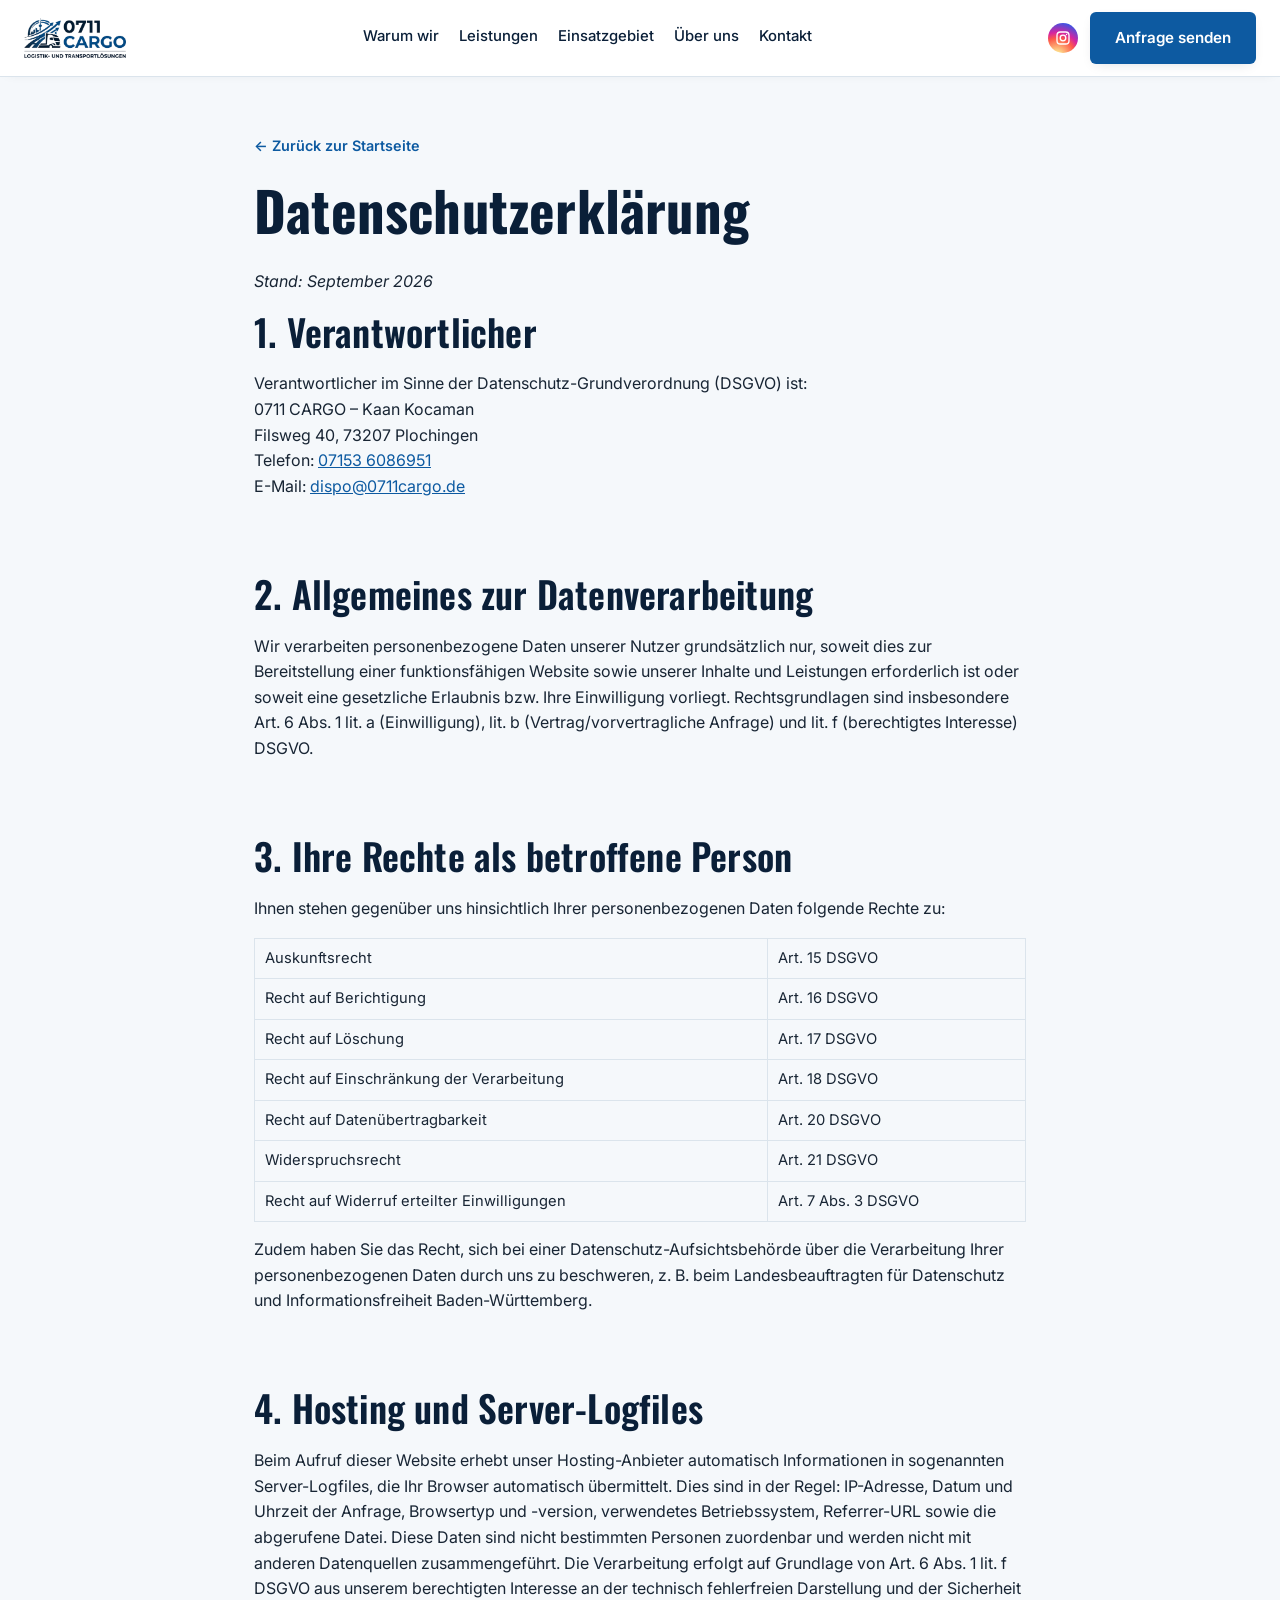
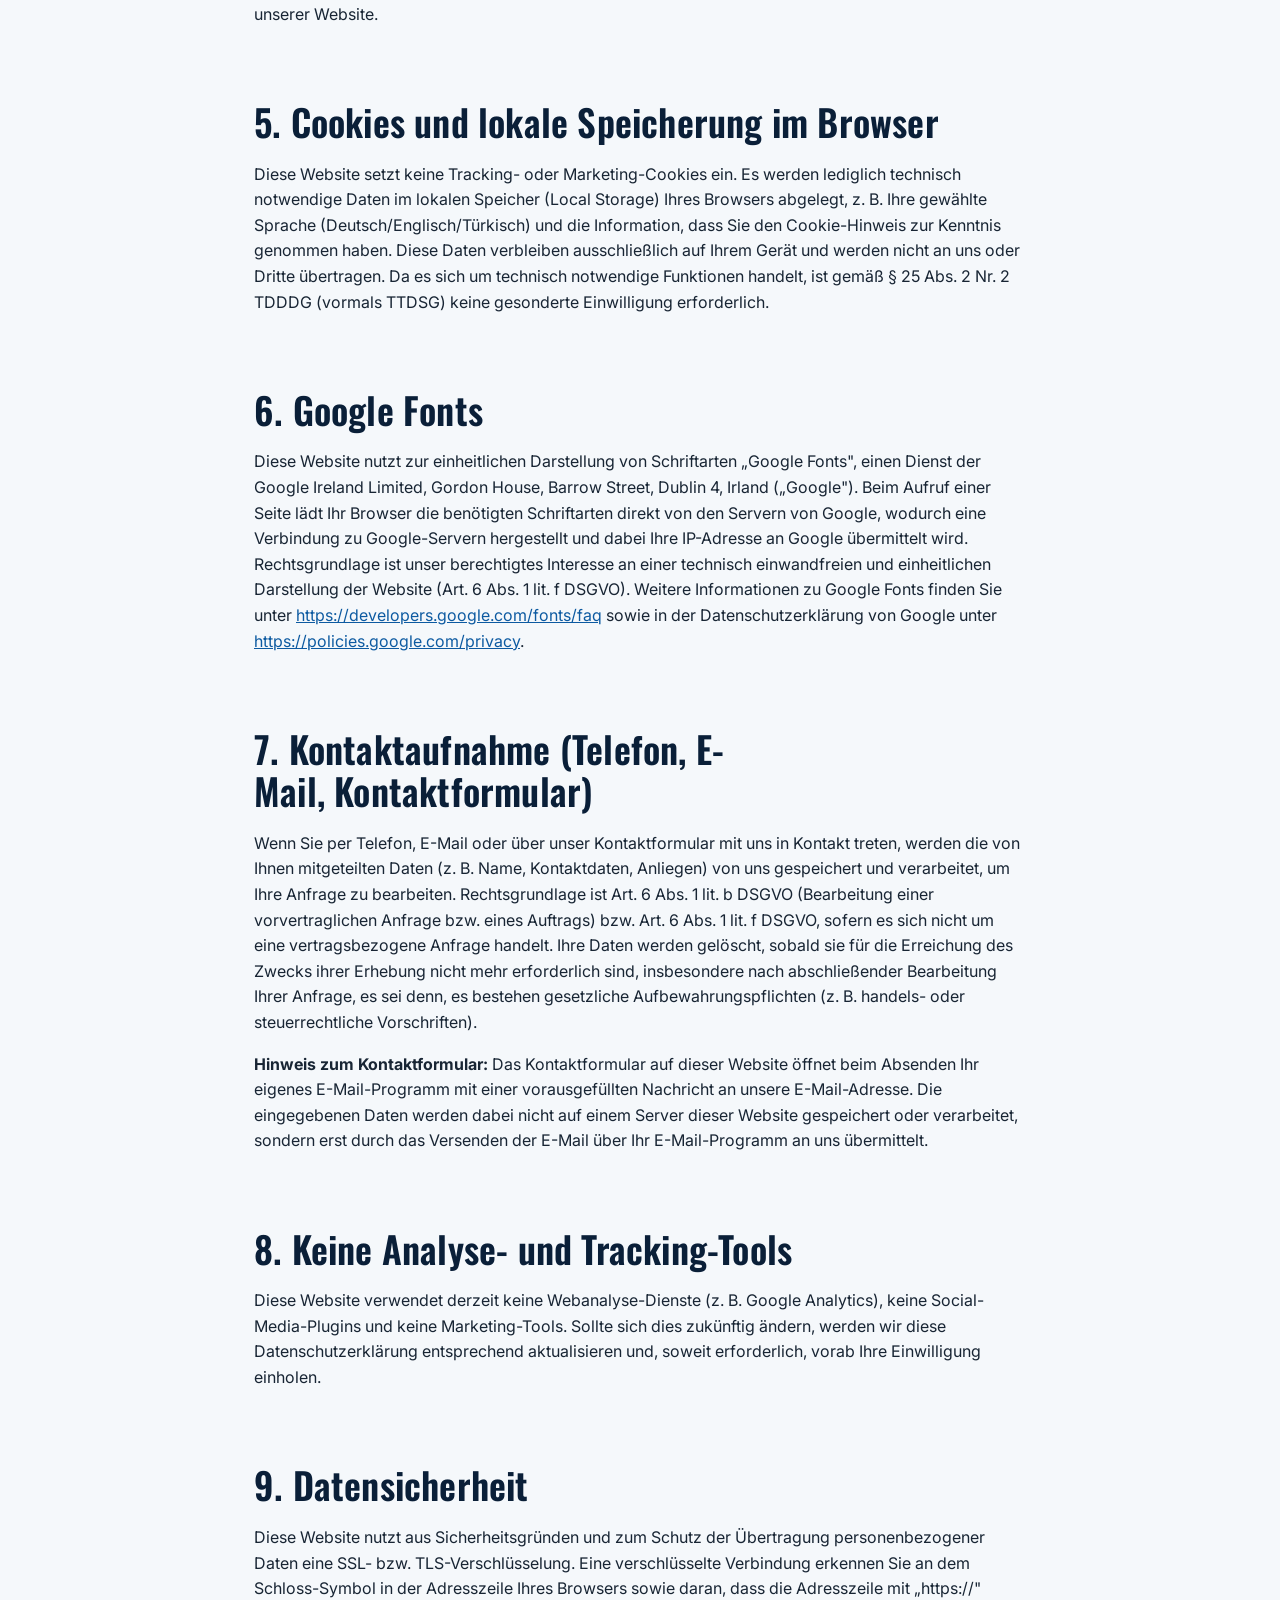
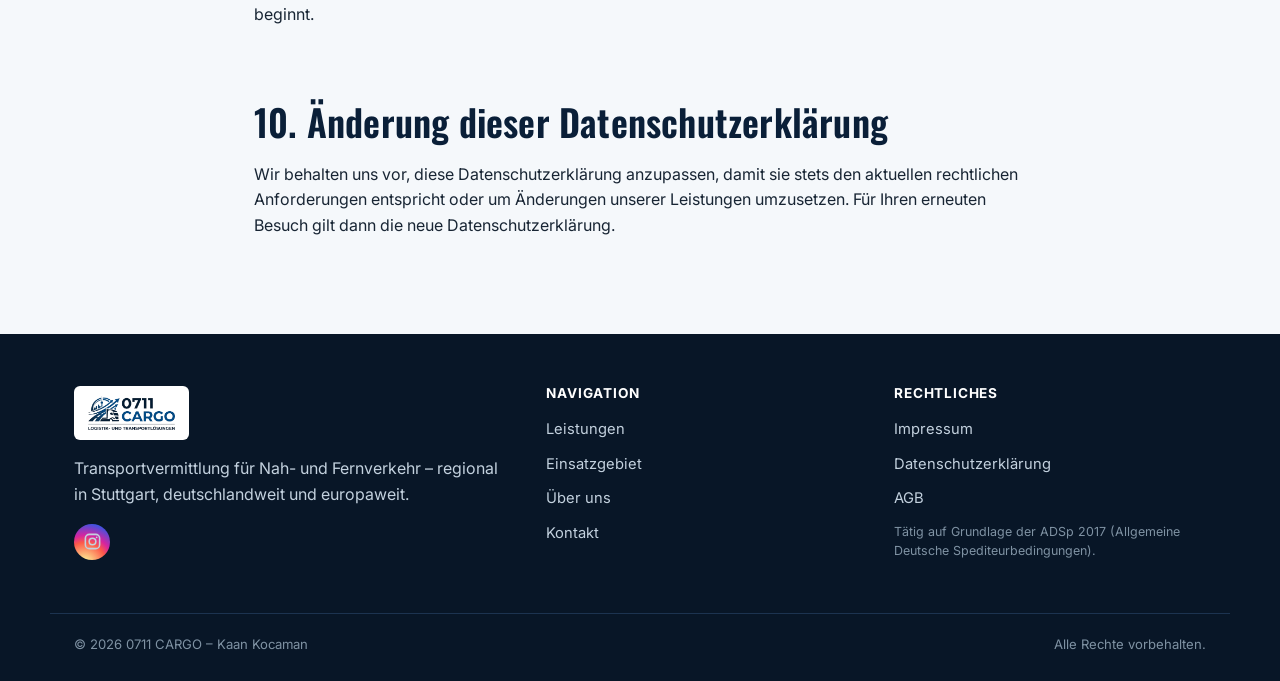
<file: datenschutz.html>
<!DOCTYPE html>
<html lang="de">
<head>
<meta charset="UTF-8">
<meta name="viewport" content="width=device-width, initial-scale=1, viewport-fit=cover">
<title>Datenschutzerklärung – 0711 CARGO</title>
<link rel="stylesheet" href="https://fonts.googleapis.com/css2?family=Oswald:wght@500;600;700&family=Inter:wght@400;500;600;700;800&display=swap">
<link rel="stylesheet" href="style.css">
</head>
<body>
<header class="site-header">
  <div class="container navwrap">
    <a href="index.html" class="brand" aria-label="0711 CARGO Startseite">
      <img src="logo.png" alt="0711 CARGO – Logistik- und Transportlösungen">
    </a>
    <nav class="mainnav" id="mainnav">
      <a href="index.html#warum">Warum wir</a>
      <a href="index.html#leistungen">Leistungen</a>
      <a href="index.html#einsatzgebiet">Einsatzgebiet</a>
      <a href="index.html#ueber-uns">Über uns</a>
      <a href="index.html#kontakt">Kontakt</a>
    </nav>
    <div class="nav-actions">
      <a href="https://www.instagram.com/0711cargo/" target="_blank" rel="noopener" class="ig-btn" aria-label="0711 CARGO auf Instagram">
        <svg viewBox="0 0 24 24" fill="none" stroke="currentColor" stroke-width="2"><rect x="3" y="3" width="18" height="18" rx="5"/><circle cx="12" cy="12" r="4.2"/><circle cx="17.3" cy="6.7" r="1.1" fill="currentColor" stroke="none"/></svg>
      </a>
      <a href="index.html#kontakt" class="btn btn-primary desktop-only">Anfrage senden</a>
      <button class="menu-toggle" id="menuToggle" aria-label="Menü öffnen" aria-expanded="false" aria-controls="mainnav">☰</button>
    </div>
  </div>
</header>

<section class="legal-page">
  <div class="container">
    <a href="index.html" class="back-link">← Zurück zur Startseite</a>
    <h1>Datenschutzerklärung</h1>
    <p><em>Stand: September 2026</em></p>

    <h2>1. Verantwortlicher</h2>
    <p>
      Verantwortlicher im Sinne der Datenschutz-Grundverordnung (DSGVO) ist:<br>
      0711 CARGO – Kaan Kocaman<br>
      Filsweg 40, 73207 Plochingen<br>
      Telefon: <a href="tel:+4971536086951">07153 6086951</a><br>
      E-Mail: <a href="mailto:dispo@0711cargo.de">dispo@0711cargo.de</a>
    </p>

    <h2>2. Allgemeines zur Datenverarbeitung</h2>
    <p>Wir verarbeiten personenbezogene Daten unserer Nutzer grundsätzlich nur, soweit dies zur Bereitstellung einer funktionsfähigen Website sowie unserer Inhalte und Leistungen erforderlich ist oder soweit eine gesetzliche Erlaubnis bzw. Ihre Einwilligung vorliegt. Rechtsgrundlagen sind insbesondere Art. 6 Abs. 1 lit. a (Einwilligung), lit. b (Vertrag/vorvertragliche Anfrage) und lit. f (berechtigtes Interesse) DSGVO.</p>

    <h2>3. Ihre Rechte als betroffene Person</h2>
    <p>Ihnen stehen gegenüber uns hinsichtlich Ihrer personenbezogenen Daten folgende Rechte zu:</p>
    <table>
      <tr><td>Auskunftsrecht</td><td>Art. 15 DSGVO</td></tr>
      <tr><td>Recht auf Berichtigung</td><td>Art. 16 DSGVO</td></tr>
      <tr><td>Recht auf Löschung</td><td>Art. 17 DSGVO</td></tr>
      <tr><td>Recht auf Einschränkung der Verarbeitung</td><td>Art. 18 DSGVO</td></tr>
      <tr><td>Recht auf Datenübertragbarkeit</td><td>Art. 20 DSGVO</td></tr>
      <tr><td>Widerspruchsrecht</td><td>Art. 21 DSGVO</td></tr>
      <tr><td>Recht auf Widerruf erteilter Einwilligungen</td><td>Art. 7 Abs. 3 DSGVO</td></tr>
    </table>
    <p>Zudem haben Sie das Recht, sich bei einer Datenschutz-Aufsichtsbehörde über die Verarbeitung Ihrer personenbezogenen Daten durch uns zu beschweren, z. B. beim Landesbeauftragten für Datenschutz und Informationsfreiheit Baden-Württemberg.</p>

    <h2>4. Hosting und Server-Logfiles</h2>
    <p>Beim Aufruf dieser Website erhebt unser Hosting-Anbieter automatisch Informationen in sogenannten Server-Logfiles, die Ihr Browser automatisch übermittelt. Dies sind in der Regel: IP-Adresse, Datum und Uhrzeit der Anfrage, Browsertyp und -version, verwendetes Betriebssystem, Referrer-URL sowie die abgerufene Datei. Diese Daten sind nicht bestimmten Personen zuordenbar und werden nicht mit anderen Datenquellen zusammengeführt. Die Verarbeitung erfolgt auf Grundlage von Art. 6 Abs. 1 lit. f DSGVO aus unserem berechtigten Interesse an der technisch fehlerfreien Darstellung und der Sicherheit unserer Website.</p>

    <h2>5. Cookies und lokale Speicherung im Browser</h2>
    <p>Diese Website setzt keine Tracking- oder Marketing-Cookies ein. Es werden lediglich technisch notwendige Daten im lokalen Speicher (Local Storage) Ihres Browsers abgelegt, z. B. Ihre gewählte Sprache (Deutsch/Englisch/Türkisch) und die Information, dass Sie den Cookie-Hinweis zur Kenntnis genommen haben. Diese Daten verbleiben ausschließlich auf Ihrem Gerät und werden nicht an uns oder Dritte übertragen. Da es sich um technisch notwendige Funktionen handelt, ist gemäß § 25 Abs. 2 Nr. 2 TDDDG (vormals TTDSG) keine gesonderte Einwilligung erforderlich.</p>

    <h2>6. Google Fonts</h2>
    <p>Diese Website nutzt zur einheitlichen Darstellung von Schriftarten „Google Fonts", einen Dienst der Google Ireland Limited, Gordon House, Barrow Street, Dublin 4, Irland („Google"). Beim Aufruf einer Seite lädt Ihr Browser die benötigten Schriftarten direkt von den Servern von Google, wodurch eine Verbindung zu Google-Servern hergestellt und dabei Ihre IP-Adresse an Google übermittelt wird. Rechtsgrundlage ist unser berechtigtes Interesse an einer technisch einwandfreien und einheitlichen Darstellung der Website (Art. 6 Abs. 1 lit. f DSGVO). Weitere Informationen zu Google Fonts finden Sie unter <a href="https://developers.google.com/fonts/faq" target="_blank" rel="noopener">https://developers.google.com/fonts/faq</a> sowie in der Datenschutzerklärung von Google unter <a href="https://policies.google.com/privacy" target="_blank" rel="noopener">https://policies.google.com/privacy</a>.</p>

    <h2>7. Kontaktaufnahme (Telefon, E-Mail, Kontaktformular)</h2>
    <p>Wenn Sie per Telefon, E-Mail oder über unser Kontaktformular mit uns in Kontakt treten, werden die von Ihnen mitgeteilten Daten (z. B. Name, Kontaktdaten, Anliegen) von uns gespeichert und verarbeitet, um Ihre Anfrage zu bearbeiten. Rechtsgrundlage ist Art. 6 Abs. 1 lit. b DSGVO (Bearbeitung einer vorvertraglichen Anfrage bzw. eines Auftrags) bzw. Art. 6 Abs. 1 lit. f DSGVO, sofern es sich nicht um eine vertragsbezogene Anfrage handelt. Ihre Daten werden gelöscht, sobald sie für die Erreichung des Zwecks ihrer Erhebung nicht mehr erforderlich sind, insbesondere nach abschließender Bearbeitung Ihrer Anfrage, es sei denn, es bestehen gesetzliche Aufbewahrungspflichten (z. B. handels- oder steuerrechtliche Vorschriften).</p>
    <p><strong>Hinweis zum Kontaktformular:</strong> Das Kontaktformular auf dieser Website öffnet beim Absenden Ihr eigenes E-Mail-Programm mit einer vorausgefüllten Nachricht an unsere E-Mail-Adresse. Die eingegebenen Daten werden dabei nicht auf einem Server dieser Website gespeichert oder verarbeitet, sondern erst durch das Versenden der E-Mail über Ihr E-Mail-Programm an uns übermittelt.</p>

    <h2>8. Keine Analyse- und Tracking-Tools</h2>
    <p>Diese Website verwendet derzeit keine Webanalyse-Dienste (z. B. Google Analytics), keine Social-Media-Plugins und keine Marketing-Tools. Sollte sich dies zukünftig ändern, werden wir diese Datenschutzerklärung entsprechend aktualisieren und, soweit erforderlich, vorab Ihre Einwilligung einholen.</p>

    <h2>9. Datensicherheit</h2>
    <p>Diese Website nutzt aus Sicherheitsgründen und zum Schutz der Übertragung personenbezogener Daten eine SSL- bzw. TLS-Verschlüsselung. Eine verschlüsselte Verbindung erkennen Sie an dem Schloss-Symbol in der Adresszeile Ihres Browsers sowie daran, dass die Adresszeile mit „https://" beginnt.</p>

    <h2>10. Änderung dieser Datenschutzerklärung</h2>
    <p>Wir behalten uns vor, diese Datenschutzerklärung anzupassen, damit sie stets den aktuellen rechtlichen Anforderungen entspricht oder um Änderungen unserer Leistungen umzusetzen. Für Ihren erneuten Besuch gilt dann die neue Datenschutzerklärung.</p>
  </div>
</section>

<footer class="site-footer">
  <div class="container footer-grid">
    <div>
      <div class="footer-brand"><img src="logo.png" alt="0711 CARGO"></div>
      <p>Transportvermittlung für Nah- und Fernverkehr – regional in Stuttgart, deutschlandweit und europaweit.</p>
      <div class="footer-social">
        <a href="https://www.instagram.com/0711cargo/" target="_blank" rel="noopener" class="ig-btn" aria-label="0711 CARGO auf Instagram">
          <svg viewBox="0 0 24 24" fill="none" stroke="currentColor" stroke-width="2"><rect x="3" y="3" width="18" height="18" rx="5"/><circle cx="12" cy="12" r="4.2"/><circle cx="17.3" cy="6.7" r="1.1" fill="currentColor" stroke="none"/></svg>
        </a>
      </div>
    </div>
    <div>
      <h4>Navigation</h4>
      <ul>
        <li><a href="index.html#leistungen">Leistungen</a></li>
        <li><a href="index.html#einsatzgebiet">Einsatzgebiet</a></li>
        <li><a href="index.html#ueber-uns">Über uns</a></li>
        <li><a href="index.html#kontakt">Kontakt</a></li>
      </ul>
    </div>
    <div>
      <h4>Rechtliches</h4>
      <ul>
        <li><a href="impressum.html">Impressum</a></li>
        <li><a href="datenschutz.html">Datenschutzerklärung</a></li>
        <li><a href="agb.html">AGB</a></li>
      </ul>
      <p class="footer-note">Tätig auf Grundlage der ADSp 2017 (Allgemeine Deutsche Spediteurbedingungen).</p>
    </div>
  </div>
  <div class="container footer-bottom">
    <span>© <span id="year">2026</span> 0711 CARGO – Kaan Kocaman</span>
    <span>Alle Rechte vorbehalten.</span>
  </div>
</footer>

<script src="script.js"></script>

</body>
</html>
</file>
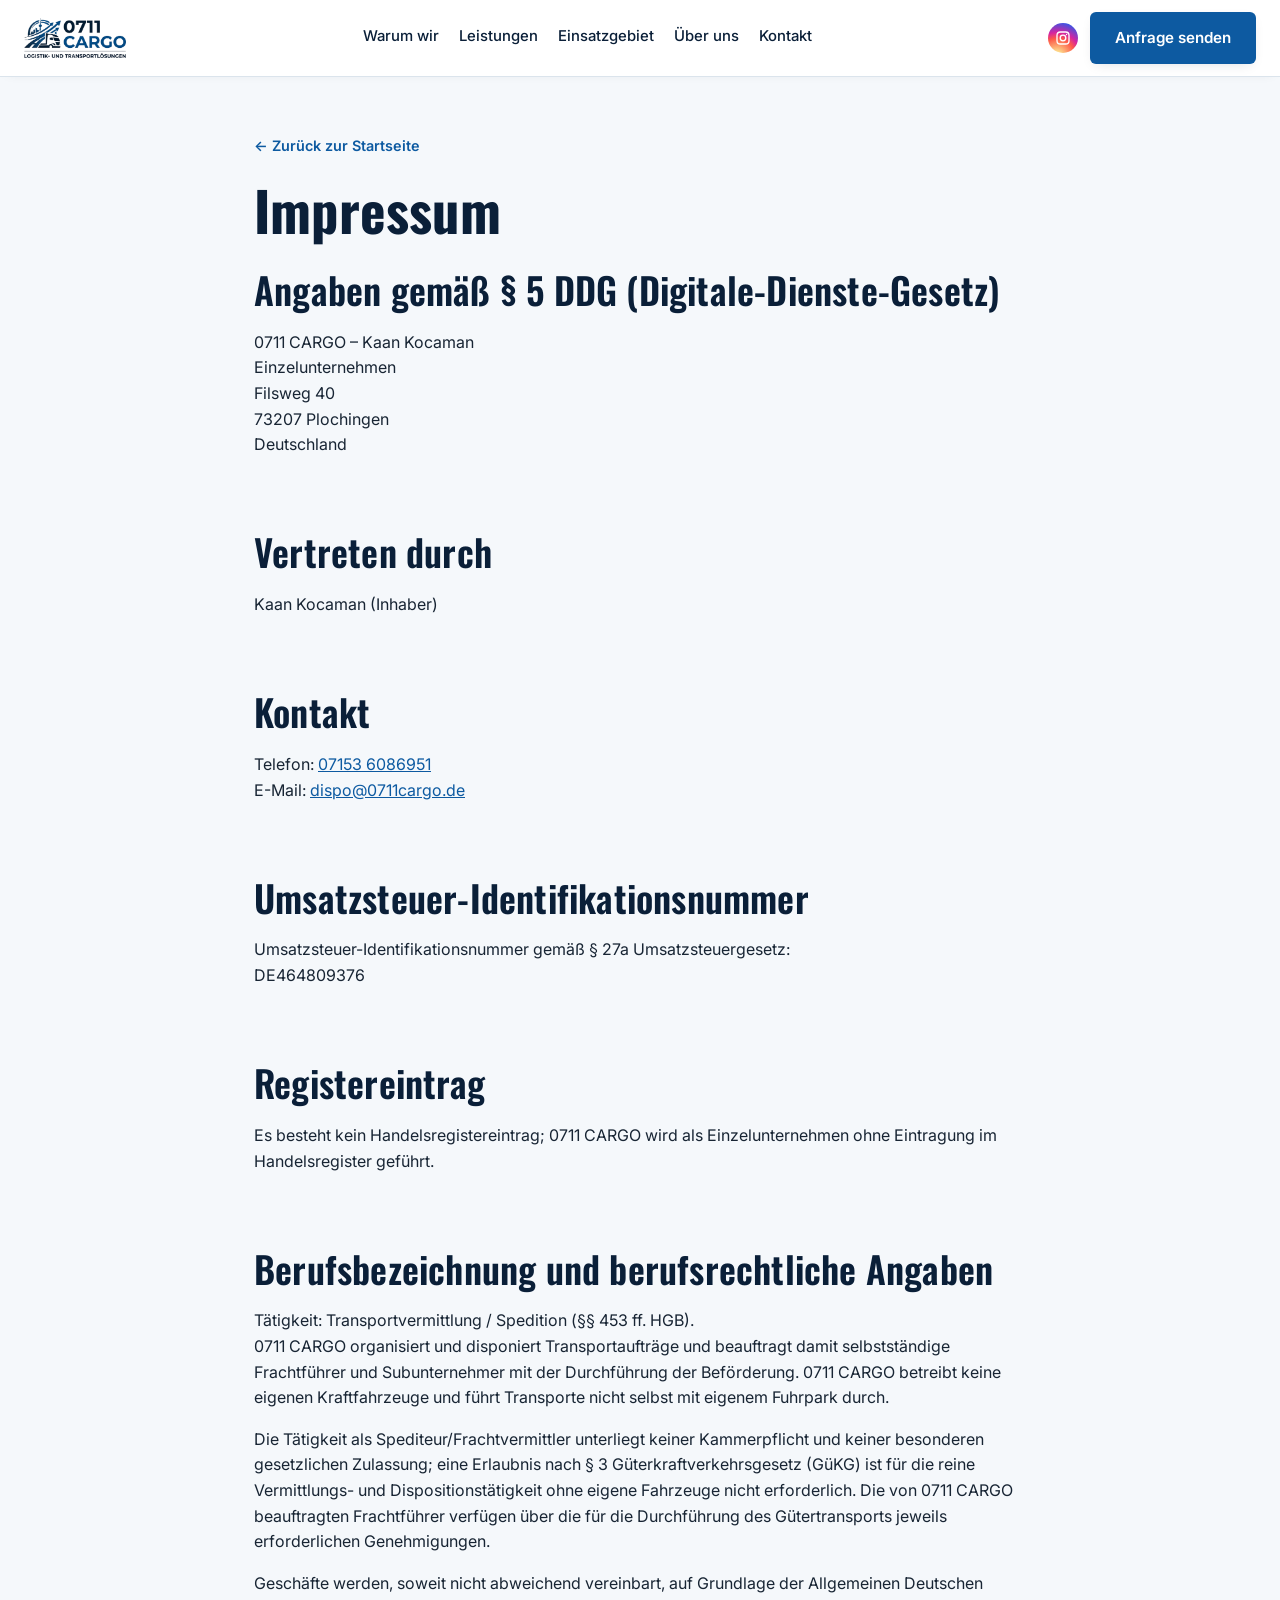
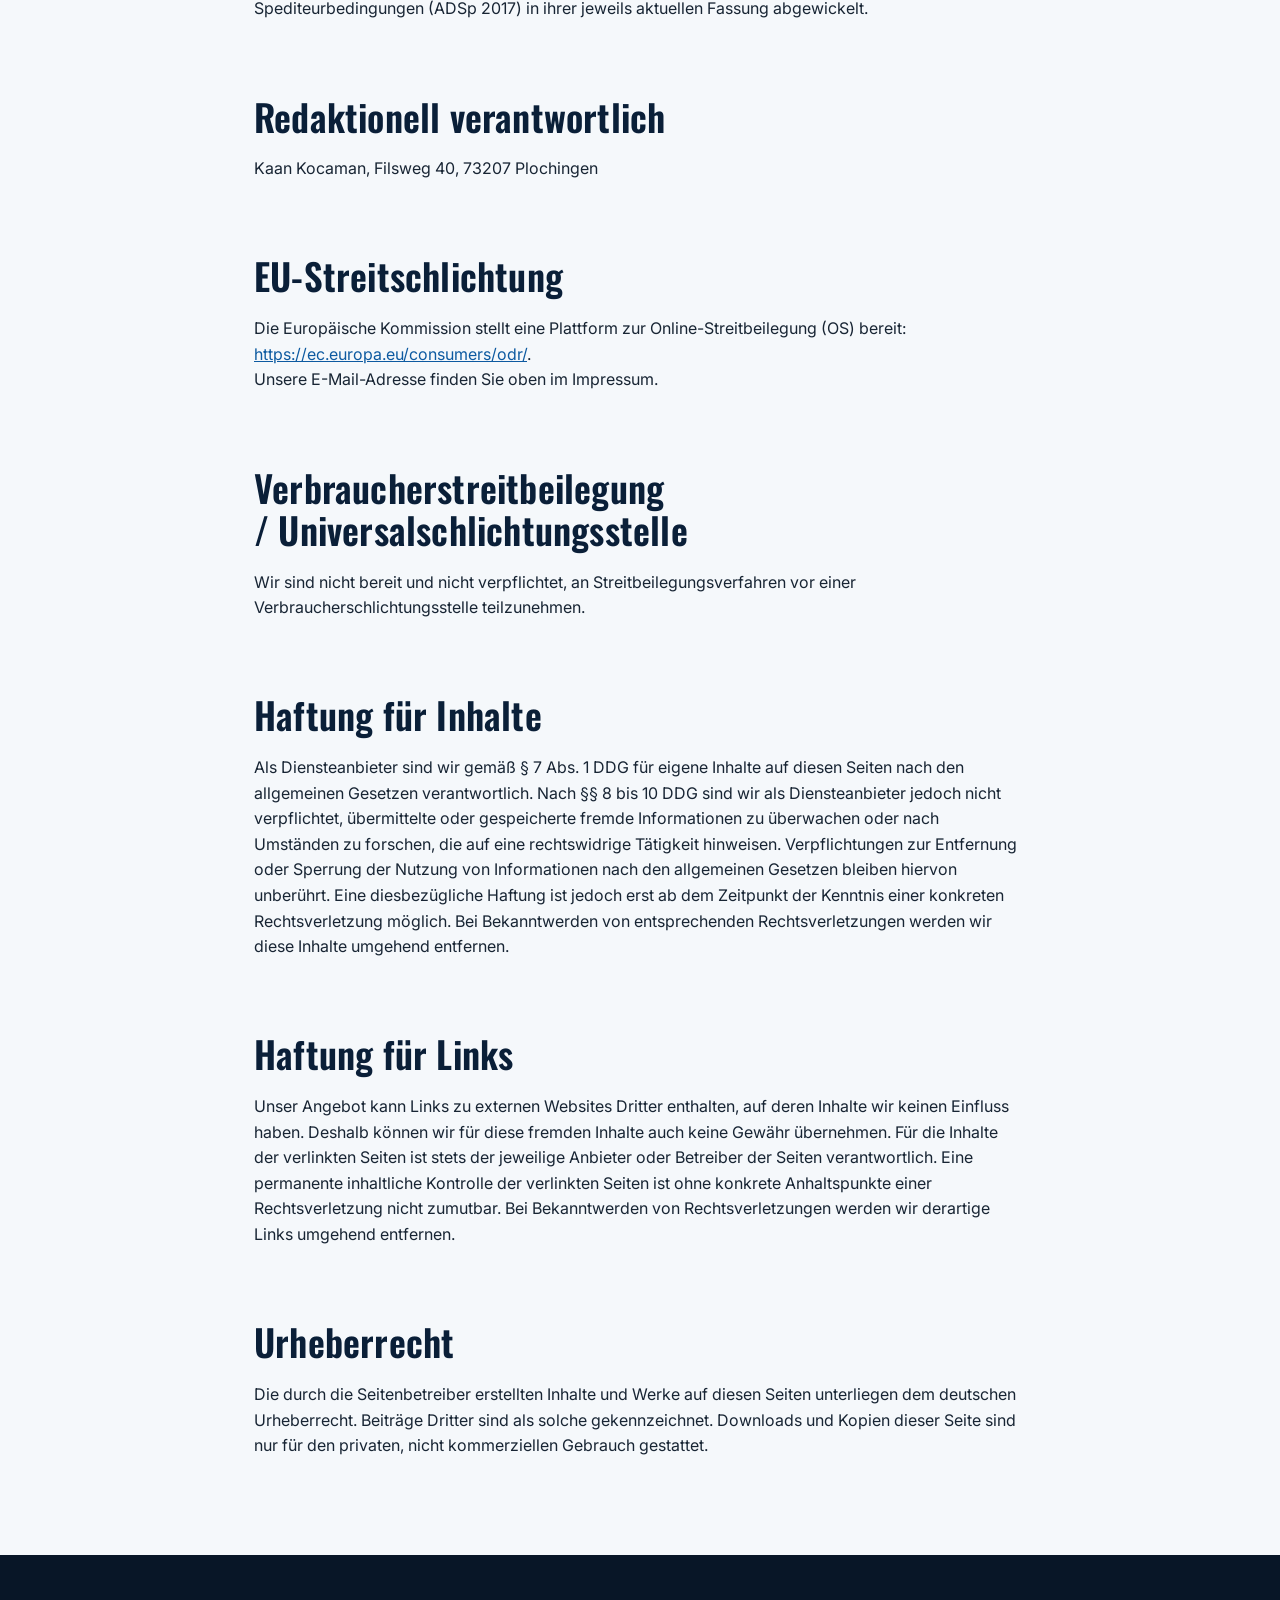
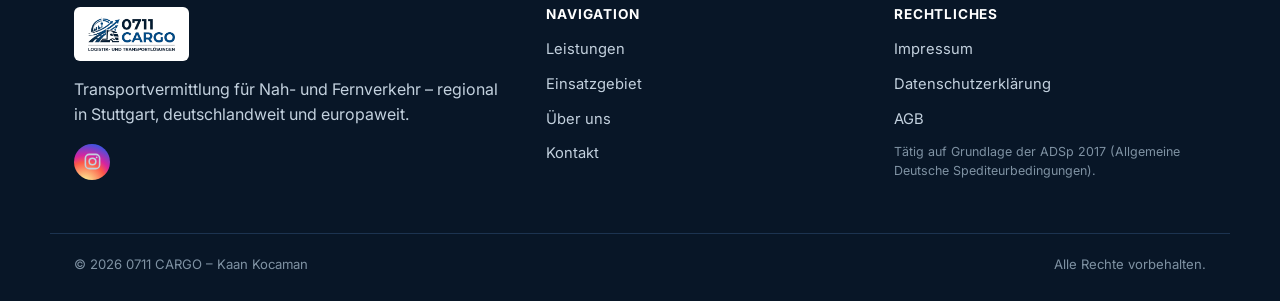
<file: impressum.html>
<!DOCTYPE html>
<html lang="de">
<head>
<meta charset="UTF-8">
<meta name="viewport" content="width=device-width, initial-scale=1, viewport-fit=cover">
<title>Impressum – 0711 CARGO</title>
<link rel="stylesheet" href="https://fonts.googleapis.com/css2?family=Oswald:wght@500;600;700&family=Inter:wght@400;500;600;700;800&display=swap">
<link rel="stylesheet" href="style.css">
</head>
<body>
<header class="site-header">
  <div class="container navwrap">
    <a href="index.html" class="brand" aria-label="0711 CARGO Startseite">
      <img src="logo.png" alt="0711 CARGO – Logistik- und Transportlösungen">
    </a>
    <nav class="mainnav" id="mainnav">
      <a href="index.html#warum">Warum wir</a>
      <a href="index.html#leistungen">Leistungen</a>
      <a href="index.html#einsatzgebiet">Einsatzgebiet</a>
      <a href="index.html#ueber-uns">Über uns</a>
      <a href="index.html#kontakt">Kontakt</a>
    </nav>
    <div class="nav-actions">
      <a href="https://www.instagram.com/0711cargo/" target="_blank" rel="noopener" class="ig-btn" aria-label="0711 CARGO auf Instagram">
        <svg viewBox="0 0 24 24" fill="none" stroke="currentColor" stroke-width="2"><rect x="3" y="3" width="18" height="18" rx="5"/><circle cx="12" cy="12" r="4.2"/><circle cx="17.3" cy="6.7" r="1.1" fill="currentColor" stroke="none"/></svg>
      </a>
      <a href="index.html#kontakt" class="btn btn-primary desktop-only">Anfrage senden</a>
      <button class="menu-toggle" id="menuToggle" aria-label="Menü öffnen" aria-expanded="false" aria-controls="mainnav">☰</button>
    </div>
  </div>
</header>

<section class="legal-page">
  <div class="container">
    <a href="index.html" class="back-link">← Zurück zur Startseite</a>
    <h1>Impressum</h1>

    <h2>Angaben gemäß § 5 DDG (Digitale-Dienste-Gesetz)</h2>
    <p>
      0711 CARGO – Kaan Kocaman<br>
      Einzelunternehmen<br>
      Filsweg 40<br>
      73207 Plochingen<br>
      Deutschland
    </p>

    <h2>Vertreten durch</h2>
    <p>Kaan Kocaman (Inhaber)</p>

    <h2>Kontakt</h2>
    <p>
      Telefon: <a href="tel:+4971536086951">07153 6086951</a><br>
      E-Mail: <a href="mailto:dispo@0711cargo.de">dispo@0711cargo.de</a>
    </p>

    <h2>Umsatzsteuer-Identifikationsnummer</h2>
    <p>
      Umsatzsteuer-Identifikationsnummer gemäß § 27a Umsatzsteuergesetz:<br>
      DE464809376
    </p>

    <h2>Registereintrag</h2>
    <p>Es besteht kein Handelsregistereintrag; 0711 CARGO wird als Einzelunternehmen ohne Eintragung im Handelsregister geführt.</p>

    <h2>Berufsbezeichnung und berufsrechtliche Angaben</h2>
    <p>
      Tätigkeit: Transportvermittlung / Spedition (§§ 453 ff. HGB).<br>
      0711 CARGO organisiert und disponiert Transportaufträge und beauftragt damit selbstständige Frachtführer und Subunternehmer mit der Durchführung der Beförderung. 0711 CARGO betreibt keine eigenen Kraftfahrzeuge und führt Transporte nicht selbst mit eigenem Fuhrpark durch.
    </p>
    <p>
      Die Tätigkeit als Spediteur/Frachtvermittler unterliegt keiner Kammerpflicht und keiner besonderen gesetzlichen Zulassung; eine Erlaubnis nach § 3 Güterkraftverkehrsgesetz (GüKG) ist für die reine Vermittlungs- und Dispositionstätigkeit ohne eigene Fahrzeuge nicht erforderlich. Die von 0711 CARGO beauftragten Frachtführer verfügen über die für die Durchführung des Gütertransports jeweils erforderlichen Genehmigungen.
    </p>
    <p>
      Geschäfte werden, soweit nicht abweichend vereinbart, auf Grundlage der Allgemeinen Deutschen Spediteurbedingungen (ADSp 2017) in ihrer jeweils aktuellen Fassung abgewickelt.
    </p>

    <h2>Redaktionell verantwortlich</h2>
    <p>Kaan Kocaman, Filsweg 40, 73207 Plochingen</p>

    <h2>EU-Streitschlichtung</h2>
    <p>
      Die Europäische Kommission stellt eine Plattform zur Online-Streitbeilegung (OS) bereit:
      <a href="https://ec.europa.eu/consumers/odr/" target="_blank" rel="noopener">https://ec.europa.eu/consumers/odr/</a>.<br>
      Unsere E-Mail-Adresse finden Sie oben im Impressum.
    </p>

    <h2>Verbraucherstreitbeilegung / Universalschlichtungsstelle</h2>
    <p>Wir sind nicht bereit und nicht verpflichtet, an Streitbeilegungsverfahren vor einer Verbraucherschlichtungsstelle teilzunehmen.</p>

    <h2>Haftung für Inhalte</h2>
    <p>Als Diensteanbieter sind wir gemäß § 7 Abs. 1 DDG für eigene Inhalte auf diesen Seiten nach den allgemeinen Gesetzen verantwortlich. Nach §§ 8 bis 10 DDG sind wir als Diensteanbieter jedoch nicht verpflichtet, übermittelte oder gespeicherte fremde Informationen zu überwachen oder nach Umständen zu forschen, die auf eine rechtswidrige Tätigkeit hinweisen. Verpflichtungen zur Entfernung oder Sperrung der Nutzung von Informationen nach den allgemeinen Gesetzen bleiben hiervon unberührt. Eine diesbezügliche Haftung ist jedoch erst ab dem Zeitpunkt der Kenntnis einer konkreten Rechtsverletzung möglich. Bei Bekanntwerden von entsprechenden Rechtsverletzungen werden wir diese Inhalte umgehend entfernen.</p>

    <h2>Haftung für Links</h2>
    <p>Unser Angebot kann Links zu externen Websites Dritter enthalten, auf deren Inhalte wir keinen Einfluss haben. Deshalb können wir für diese fremden Inhalte auch keine Gewähr übernehmen. Für die Inhalte der verlinkten Seiten ist stets der jeweilige Anbieter oder Betreiber der Seiten verantwortlich. Eine permanente inhaltliche Kontrolle der verlinkten Seiten ist ohne konkrete Anhaltspunkte einer Rechtsverletzung nicht zumutbar. Bei Bekanntwerden von Rechtsverletzungen werden wir derartige Links umgehend entfernen.</p>

    <h2>Urheberrecht</h2>
    <p>Die durch die Seitenbetreiber erstellten Inhalte und Werke auf diesen Seiten unterliegen dem deutschen Urheberrecht. Beiträge Dritter sind als solche gekennzeichnet. Downloads und Kopien dieser Seite sind nur für den privaten, nicht kommerziellen Gebrauch gestattet.</p>
  </div>
</section>

<footer class="site-footer">
  <div class="container footer-grid">
    <div>
      <div class="footer-brand"><img src="logo.png" alt="0711 CARGO"></div>
      <p>Transportvermittlung für Nah- und Fernverkehr – regional in Stuttgart, deutschlandweit und europaweit.</p>
      <div class="footer-social">
        <a href="https://www.instagram.com/0711cargo/" target="_blank" rel="noopener" class="ig-btn" aria-label="0711 CARGO auf Instagram">
          <svg viewBox="0 0 24 24" fill="none" stroke="currentColor" stroke-width="2"><rect x="3" y="3" width="18" height="18" rx="5"/><circle cx="12" cy="12" r="4.2"/><circle cx="17.3" cy="6.7" r="1.1" fill="currentColor" stroke="none"/></svg>
        </a>
      </div>
    </div>
    <div>
      <h4>Navigation</h4>
      <ul>
        <li><a href="index.html#leistungen">Leistungen</a></li>
        <li><a href="index.html#einsatzgebiet">Einsatzgebiet</a></li>
        <li><a href="index.html#ueber-uns">Über uns</a></li>
        <li><a href="index.html#kontakt">Kontakt</a></li>
      </ul>
    </div>
    <div>
      <h4>Rechtliches</h4>
      <ul>
        <li><a href="impressum.html">Impressum</a></li>
        <li><a href="datenschutz.html">Datenschutzerklärung</a></li>
        <li><a href="agb.html">AGB</a></li>
      </ul>
      <p class="footer-note">Tätig auf Grundlage der ADSp 2017 (Allgemeine Deutsche Spediteurbedingungen).</p>
    </div>
  </div>
  <div class="container footer-bottom">
    <span>© <span id="year">2026</span> 0711 CARGO – Kaan Kocaman</span>
    <span>Alle Rechte vorbehalten.</span>
  </div>
</footer>

<script src="script.js"></script>

</body>
</html>
</file>
<file: style.css>
/* =========================================================
   0711 CARGO — Stylesheet
   Type: Oswald (display) + Inter (body)
   ========================================================= */

:root{
  --bg:#f5f8fb;
  --surface:#ffffff;
  --surface-alt:#eaf1f8;
  --border:#dbe4ec;
  --text:#182534;
  --text-muted:#55636f;
  --heading:#0a1f38;
  --accent:#0d5aa1;
  --accent-dark:#093f70;
  --accent-soft:#e6f0f9;
  --accent-contrast:#ffffff;
  --nav-bg:#0a1f38;
  --nav-bg-2:#0d2c4d;
  --nav-text:#eef3f9;
  --nav-text-muted:#9db2c7;
  --footer-bg:#081627;
  --footer-text:#c3d1de;
  --footer-border:#1c3350;
  --danger:#b3401f;
  --shadow: 0 12px 32px -12px rgba(10,31,56,0.25);
  --shadow-sm: 0 4px 14px -6px rgba(10,31,56,0.18);
  --radius-s: 6px;
  --radius-m: 12px;
  --radius-l: 20px;
  --maxw: 1180px;
}

@media (prefers-color-scheme: dark){
  :root:not([data-theme="light"]){
    --bg:#0a121c;
    --surface:#101b28;
    --surface-alt:#0d1826;
    --border:#22323f;
    --text:#dbe4ec;
    --text-muted:#93a3b1;
    --heading:#f1f6fa;
    --accent:#4a97d6;
    --accent-dark:#69ade2;
    --accent-soft:#132433;
    --accent-contrast:#06121f;
    --nav-bg:#07101a;
    --nav-bg-2:#0a1622;
    --nav-text:#e7eef4;
    --nav-text-muted:#7d90a1;
    --footer-bg:#050c14;
    --footer-text:#93a3b1;
    --footer-border:#182634;
    --shadow: 0 12px 32px -12px rgba(0,0,0,0.55);
    --shadow-sm: 0 4px 14px -6px rgba(0,0,0,0.4);
  }
}
:root[data-theme="dark"]{
  --bg:#0a121c;
  --surface:#101b28;
  --surface-alt:#0d1826;
  --border:#22323f;
  --text:#dbe4ec;
  --text-muted:#93a3b1;
  --heading:#f1f6fa;
  --accent:#4a97d6;
  --accent-dark:#69ade2;
  --accent-soft:#132433;
  --accent-contrast:#06121f;
  --nav-bg:#07101a;
  --nav-bg-2:#0a1622;
  --nav-text:#e7eef4;
  --nav-text-muted:#7d90a1;
  --footer-bg:#050c14;
  --footer-text:#93a3b1;
  --footer-border:#182634;
  --shadow: 0 12px 32px -12px rgba(0,0,0,0.55);
  --shadow-sm: 0 4px 14px -6px rgba(0,0,0,0.4);
}

*,*::before,*::after{ box-sizing:border-box; }
html,body{ margin:0; padding:0; }
body{
  background:var(--bg);
  color:var(--text);
  font-family:'Inter',-apple-system,BlinkMacSystemFont,'Segoe UI',sans-serif;
  font-size:16px;
  line-height:1.6;
  -webkit-font-smoothing:antialiased;
  padding-inline:0;
}
img{ max-width:100%; display:block; }
a{ color:var(--accent); }
h1,h2,h3,h4{
  font-family:'Oswald',Impact,'Arial Narrow',sans-serif;
  color:var(--heading);
  line-height:1.15;
  margin:0 0 .5em 0;
  text-wrap:balance;
  letter-spacing:.2px;
}
h1{ font-size:clamp(2.1rem,4.4vw,3.4rem); font-weight:700; }
h2{ font-size:clamp(1.6rem,3vw,2.3rem); font-weight:600; }
h3{ font-size:1.25rem; font-weight:600; }
p{ margin:0 0 1em 0; }
.container{ max-width:var(--maxw); margin-inline:auto; padding-inline:24px; }
section{ padding-block: 72px; }
@media (max-width:640px){ section{ padding-block:48px; } }

.eyebrow{
  display:inline-flex; align-items:center; gap:8px;
  font-size:.72rem; font-weight:700; letter-spacing:1.6px; text-transform:uppercase;
  color:var(--accent);
  margin-bottom:12px;
}
.eyebrow::before{ content:""; width:22px; height:2px; background:var(--accent); border-radius:2px; }

.section-head{ max-width:640px; margin-bottom:40px; }
.section-head p{ color:var(--text-muted); font-size:1.05rem; }

/* ---------- Buttons ---------- */
.btn{
  display:inline-flex; align-items:center; justify-content:center; gap:8px;
  font-family:'Inter',sans-serif; font-weight:600; font-size:.95rem;
  padding:13px 24px; border-radius:var(--radius-s); border:1px solid transparent;
  cursor:pointer; text-decoration:none; transition:transform .15s ease, box-shadow .15s ease, background .15s ease;
  white-space:nowrap;
}
.btn:active{ transform:translateY(1px); }
.btn-primary{ background:var(--accent); color:#fff; box-shadow:var(--shadow-sm); }
.btn-primary:hover{ background:var(--accent-dark); }
.btn-outline{ background:transparent; border-color:rgba(255,255,255,0.4); color:#fff; }
.btn-outline:hover{ background:rgba(255,255,255,0.12); }
.btn-ghost{ background:var(--accent-soft); color:var(--accent-dark); }
.btn-ghost:hover{ background:var(--border); }
.btn-block{ width:100%; }

/* ---------- Header / Nav ---------- */
.topbar{
  background:var(--nav-bg-2); color:var(--nav-text-muted); font-size:.82rem;
}
.topbar .container{ display:flex; justify-content:space-between; align-items:center; padding-block:8px; gap:16px; flex-wrap:wrap; }
.topbar a{ color:var(--nav-text-muted); text-decoration:none; }
.topbar-links{ display:flex; gap:18px; flex-wrap:wrap; }
.topbar-links span{ display:inline-flex; align-items:center; gap:6px; }

header.site-header{
  position:sticky; top:env(safe-area-inset-top,0px); z-index:50;
  background:var(--surface); border-bottom:1px solid var(--border);
  box-shadow:0 2px 12px -8px rgba(10,31,56,0.15);
}
header.site-header .container{ max-width:1340px; }
.navwrap{ display:flex; align-items:center; justify-content:space-between; gap:16px; padding-block:12px; position:relative; }
.brand{ display:flex; align-items:center; gap:12px; text-decoration:none; flex:0 0 auto; }
.brand img{ height:40px; width:auto; }
nav.mainnav{ display:flex; align-items:center; gap:20px; flex-wrap:nowrap; }
nav.mainnav a{
  color:var(--heading); text-decoration:none; font-weight:500; font-size:.93rem;
  padding-block:6px; border-bottom:2px solid transparent; white-space:nowrap; flex:0 0 auto;
}
nav.mainnav a:hover{ border-bottom-color:var(--accent); color:var(--accent); }
.nav-actions{ display:flex; align-items:center; gap:12px; flex:0 0 auto; }
.lang-switch{ display:flex; gap:4px; background:var(--surface-alt); border-radius:999px; padding:4px; flex:0 0 auto; }
.lang-switch button{
  border:none; background:transparent; color:var(--text-muted); font-family:'Inter',sans-serif;
  font-size:.78rem; font-weight:700; padding:6px 10px; border-radius:999px; cursor:pointer; letter-spacing:.5px;
}
.lang-switch button.active{ background:var(--accent); color:#fff; }
.nav-actions .btn-primary{ white-space:nowrap; flex:0 0 auto; }
.menu-toggle{ display:none; background:none; border:none; color:var(--heading); font-size:1.6rem; cursor:pointer; flex:0 0 auto; }

.ig-btn{
  display:inline-flex; align-items:center; justify-content:center; flex:0 0 auto;
  width:30px; height:30px; border-radius:999px; color:#fff;
  background:radial-gradient(circle at 30% 110%, #fdf497 0%, #fdf497 5%, #fd5949 45%, #d6249f 60%, #285AEB 90%);
  transition:transform .15s ease, box-shadow .15s ease; text-decoration:none;
}
.ig-btn:hover{ transform:translateY(-1px); box-shadow:0 6px 14px -4px rgba(214,36,159,0.55); }
.ig-btn svg{ width:16px; height:16px; display:block; }
.footer-social{ display:flex; gap:10px; margin-top:16px; }
.footer-social .ig-btn{ width:36px; height:36px; }
.footer-social .ig-btn svg{ width:19px; height:19px; }

@media (max-width:1080px){
  nav.mainnav{
    position:absolute; top:100%; left:0; right:0; background:var(--surface);
    flex-direction:column; align-items:flex-start; gap:0; padding:8px 24px 18px;
    border-bottom:1px solid var(--border);
    display:none;
  }
  nav.mainnav.open{ display:flex; }
  nav.mainnav a{ width:100%; padding-block:12px; border-bottom:1px solid var(--border); }
  .menu-toggle{ display:inline-block; }
  .nav-actions .btn-primary.desktop-only{ display:none; }
}

/* ---------- Hero ---------- */
.hero{
  color:#fff; padding-block:76px 0; overflow:hidden; position:relative;
  background:
    radial-gradient(circle at 85% 15%, rgba(255,255,255,0.06), transparent 45%),
    linear-gradient(160deg, var(--nav-bg) 0%, var(--nav-bg-2) 100%);
  isolation:isolate;
}
.hero .container{ position:relative; z-index:2; display:grid; grid-template-columns:1.1fr .9fr; gap:56px; align-items:center; padding-bottom:48px; }
@media (max-width:900px){ .hero .container{ grid-template-columns:1fr; } }
.hero h1{ color:#fff; }
.hero-slogan{
  display:inline-block; font-family:'Oswald',sans-serif; font-weight:600; font-size:1.05rem;
  letter-spacing:.5px; color:#fff; background:rgba(13,90,161,0.35); border:1px solid rgba(74,151,214,.5);
  padding:8px 16px; border-radius:999px; margin-bottom:18px;
}
.hero .lead{ font-size:1.15rem; color:#c9d7e5; max-width:52ch; }
.hero-ctas{ display:flex; gap:14px; flex-wrap:wrap; margin-top:28px; }
.hero-stats{
  display:flex; gap:0; margin-top:32px; background:rgba(255,255,255,0.07); border:1px solid rgba(255,255,255,0.16);
  border-radius:var(--radius-m); overflow:hidden; max-width:460px;
}
.hero-stats .stat{ flex:1; padding:16px 18px; }
.hero-stats .stat + .stat{ border-left:1px solid rgba(255,255,255,0.16); }
.hero-stats .stat-value{ font-family:'Oswald',sans-serif; font-size:1.6rem; font-weight:700; color:#fff; line-height:1.1; }
.hero-stats .stat-label{ font-size:.78rem; color:#b9cbdc; margin-top:4px; }
.trust-strip{
  display:flex; flex-wrap:wrap; gap:10px 22px; margin-top:28px; padding-top:24px;
  border-top:1px solid rgba(255,255,255,0.14);
}
.trust-strip .item{ display:flex; align-items:center; gap:8px; font-size:.86rem; color:#cfdcea; font-weight:500; }
.trust-strip svg{ flex:0 0 auto; color:var(--accent); }
.trust-strip [stroke]{ stroke:#4a97d6; }

/* ---------- Hero filmstrip slider ---------- */
.hero-strip{ position:relative; border-top:1px solid rgba(255,255,255,0.12); }
.hero-slider{ position:relative; height:180px; overflow:hidden; }
.hero-slide{ position:absolute; inset:0; opacity:0; transition:opacity 1.2s ease; }
.hero-slide.active{ opacity:1; }
.hero-slide svg{ width:100%; height:100%; display:block; }
@media (max-width:640px){ .hero-slider{ height:130px; } }
.hero-dots{
  position:absolute; left:50%; bottom:12px; transform:translateX(-50%); z-index:2;
  display:flex; gap:8px;
}
.hero-dots button{
  width:8px; height:8px; padding:0; border-radius:50%; border:1px solid rgba(255,255,255,.7);
  background:rgba(255,255,255,.3); cursor:pointer;
}
.hero-dots button.active{ background:#fff; }

.hero-art{ position:relative; }
.coverage-card{
  background:rgba(8,20,36,0.32); border:1px solid rgba(255,255,255,0.18);
  border-radius:var(--radius-l); padding:26px;
}
.coverage-card svg{ width:100%; height:auto; }
.coverage-legend{ display:flex; flex-direction:column; gap:10px; margin-top:18px; }
.coverage-legend .row{ display:flex; align-items:center; gap:10px; font-size:.88rem; color:#dbe6f0; }
.coverage-legend .dot{ width:11px; height:11px; border-radius:50%; flex:0 0 auto; }

/* ---------- Services grid ---------- */
.grid{ display:grid; gap:22px; }
.services-grid{ grid-template-columns:repeat(3,1fr); }
@media (max-width:900px){ .services-grid{ grid-template-columns:repeat(2,1fr); } }
@media (max-width:640px){ .services-grid{ grid-template-columns:1fr; } }

.card{
  background:var(--surface); border:1px solid var(--border); border-radius:var(--radius-m);
  padding:26px; display:flex; flex-direction:column; gap:12px; box-shadow:var(--shadow-sm);
}
.card .icon{
  width:48px; height:48px; border-radius:var(--radius-s); background:var(--accent-soft);
  display:flex; align-items:center; justify-content:center; color:var(--accent);
}
.card h3{ margin-bottom:2px; }
.card p{ color:var(--text-muted); font-size:.95rem; margin-bottom:0; flex:1; }
.card .tag{
  align-self:flex-start; font-size:.72rem; font-weight:700; letter-spacing:.5px; text-transform:uppercase;
  background:var(--accent-soft); color:var(--accent-dark); padding:4px 10px; border-radius:999px;
}

.alt-bg{ background:var(--surface-alt); }

/* ---------- Warum-uns (USP) grid ---------- */
.why-grid{ grid-template-columns:repeat(3,1fr); }
@media (max-width:900px){ .why-grid{ grid-template-columns:repeat(2,1fr); } }
@media (max-width:640px){ .why-grid{ grid-template-columns:1fr; } }
.why-card{
  background:var(--surface); border:1px solid var(--border); border-radius:var(--radius-m);
  padding:26px; display:flex; flex-direction:column; gap:10px; box-shadow:var(--shadow-sm);
}
.why-card .emoji{ font-size:1.8rem; line-height:1; }
.why-card h3{ margin-bottom:2px; font-size:1.1rem; }
.why-card p{ color:var(--text-muted); font-size:.93rem; margin-bottom:0; }

/* ---------- Manifesto banner ---------- */
.manifesto{
  position:relative; overflow:hidden; background:var(--nav-bg); color:#fff; padding-block:80px;
}
.manifesto-bg{ position:absolute; inset:0; opacity:.5; }
.manifesto-bg svg{ width:100%; height:100%; }
.manifesto .container{
  position:relative; z-index:1; max-width:780px; text-align:center; margin-inline:auto;
}
.manifesto .eyebrow{ justify-content:center; color:#8fc0ea; }
.manifesto .eyebrow::before{ background:#8fc0ea; }
.manifesto h2{ color:#fff; }
.manifesto .subtitle{ font-size:1.15rem; color:#dbe6f0; font-weight:500; margin-bottom:18px; }
.manifesto p.body{ color:#b9cbdc; font-size:1.02rem; max-width:62ch; margin-inline:auto; }
.manifesto .cta-line{ color:#fff; font-weight:600; font-size:1.1rem; margin-top:28px; }
.manifesto .btn{ margin-top:18px; }

/* ---------- Coverage / Einsatzgebiet ---------- */
.coverage-tiers{ grid-template-columns:repeat(3,1fr); }
@media (max-width:800px){ .coverage-tiers{ grid-template-columns:1fr; } }
.tier{
  background:var(--surface); border:1px solid var(--border); border-radius:var(--radius-m); padding:28px;
  position:relative; overflow:hidden;
}
.tier::before{
  content:""; position:absolute; inset:0 0 auto 0; height:4px; background:var(--accent);
}
.tier .num{ font-family:'Oswald',sans-serif; font-size:.78rem; letter-spacing:1.5px; color:var(--accent); font-weight:600; text-transform:uppercase; }
.tier ul{ margin:14px 0 0 0; padding-left:18px; color:var(--text-muted); font-size:.92rem; }
.tier li{ margin-bottom:6px; }

/* ---------- About ---------- */
.about-wrap{ display:grid; grid-template-columns:.9fr 1.1fr; gap:52px; align-items:center; }
@media (max-width:900px){ .about-wrap{ grid-template-columns:1fr; } }
.about-badge{
  background:var(--nav-bg); color:#fff; border-radius:var(--radius-l); padding:36px; position:relative;
}
.about-badge .years{ font-family:'Oswald'; font-size:3.4rem; font-weight:700; line-height:1; color:#fff; }
.about-badge .years-label{ color:#a9bdd0; font-size:.85rem; text-transform:uppercase; letter-spacing:1px; }
.about-badge hr{ border:none; border-top:1px solid rgba(255,255,255,0.16); margin:22px 0; }
.about-facts{ display:flex; flex-direction:column; gap:14px; }
.about-facts .row{ display:flex; gap:10px; align-items:flex-start; font-size:.9rem; color:#cfdcea; }
.value-list{ display:grid; grid-template-columns:repeat(2,1fr); gap:18px; margin-top:24px; }
@media (max-width:560px){ .value-list{ grid-template-columns:1fr; } }
.value-list .item{ display:flex; gap:12px; align-items:flex-start; }
.value-list .icon{
  width:38px; height:38px; border-radius:50%; background:var(--accent-soft); color:var(--accent);
  display:flex; align-items:center; justify-content:center; flex:0 0 auto;
}
.value-list h4{ margin:0 0 4px 0; font-family:'Inter'; font-size:1rem; font-weight:700; color:var(--heading); }
.value-list p{ margin:0; font-size:.88rem; color:var(--text-muted); }

/* ---------- Contact ---------- */
.contact-wrap{ display:grid; grid-template-columns:.85fr 1.15fr; gap:40px; align-items:start; }
@media (max-width:900px){ .contact-wrap{ grid-template-columns:1fr; } }
.contact-info{ display:flex; flex-direction:column; gap:18px; }
.contact-info .row{ display:flex; gap:14px; align-items:flex-start; }
.contact-info .icon{
  width:42px; height:42px; border-radius:var(--radius-s); background:var(--accent-soft); color:var(--accent);
  display:flex; align-items:center; justify-content:center; flex:0 0 auto;
}
.contact-info a{ color:var(--heading); font-weight:600; text-decoration:none; }
.contact-info a:hover{ color:var(--accent); }
.contact-info .hint{ color:var(--text-muted); font-size:.85rem; margin:0; }

.form-card{
  background:var(--surface); border:1px solid var(--border); border-radius:var(--radius-l);
  padding:30px; box-shadow:var(--shadow-sm);
}
.form-row{ display:grid; grid-template-columns:1fr 1fr; gap:16px; }
@media (max-width:560px){ .form-row{ grid-template-columns:1fr; } }
.field{ display:flex; flex-direction:column; gap:6px; margin-bottom:16px; }
.field label{ font-size:.82rem; font-weight:600; color:var(--text); }
.field input, .field select, .field textarea{
  font-family:'Inter',sans-serif; font-size:.95rem; padding:11px 13px; border-radius:var(--radius-s);
  border:1px solid var(--border); background:var(--bg); color:var(--text); width:100%;
}
.field input:focus, .field select:focus, .field textarea:focus{
  outline:2px solid var(--accent); outline-offset:1px; border-color:var(--accent);
}
.field textarea{ resize:vertical; min-height:110px; }
.form-note{ font-size:.8rem; color:var(--text-muted); margin-top:10px; }
.form-success{
  display:none; background:var(--accent-soft); color:var(--accent-dark); border-radius:var(--radius-s);
  padding:12px 14px; font-size:.88rem; margin-top:14px;
}
.form-success.show{ display:block; }

/* ---------- Footer ---------- */
footer.site-footer{ background:var(--footer-bg); color:var(--footer-text); padding-block:52px 26px; }
.footer-grid{ display:grid; grid-template-columns:1.4fr 1fr 1fr; gap:36px; }
@media (max-width:760px){ .footer-grid{ grid-template-columns:1fr; } }
.footer-grid h4{ color:#fff; font-family:'Inter'; font-size:.85rem; text-transform:uppercase; letter-spacing:.8px; margin-bottom:14px; }
.footer-grid ul{ list-style:none; margin:0; padding:0; display:flex; flex-direction:column; gap:9px; }
.footer-grid a{ color:var(--footer-text); text-decoration:none; font-size:.92rem; }
.footer-grid a:hover{ color:#fff; }
.footer-note{ font-size:.78rem; color:#7f92a3; margin-top:12px; line-height:1.5; }
.footer-brand{
  display:inline-flex; align-items:center; margin-bottom:16px; background:#fff;
  border-radius:var(--radius-s); padding:10px 14px;
}
.footer-brand img{ height:34px; }
.footer-bottom{
  border-top:1px solid var(--footer-border); margin-top:40px; padding-top:20px;
  display:flex; justify-content:space-between; gap:16px; flex-wrap:wrap; font-size:.82rem; color:#7f92a3;
}
.footer-bottom a{ color:#7f92a3; }

/* ---------- Cookie banner ---------- */
#cookie-banner{
  position:fixed; left:16px; right:16px; bottom:16px; z-index:200;
  max-width:640px; margin-inline:auto;
  background:var(--nav-bg); color:#fff; border-radius:var(--radius-m);
  padding:20px 22px; box-shadow:var(--shadow);
  display:flex; flex-wrap:wrap; gap:14px; align-items:center; justify-content:space-between;
  padding-bottom:calc(20px + env(safe-area-inset-bottom,0px));
}
#cookie-banner p{ margin:0; font-size:.86rem; color:#cfdcea; flex:1 1 320px; }
#cookie-banner a{ color:#fff; text-decoration:underline; }
#cookie-banner .actions{ display:flex; gap:10px; }
#cookie-banner[hidden]{ display:none; }

/* ---------- Legal pages ---------- */
.legal-page{ padding-block:56px 80px; }
.legal-page .container{ max-width:820px; }
.legal-page h2{ margin-top:2em; }
.legal-page h2:first-of-type{ margin-top:0; }
.legal-page table{ width:100%; border-collapse:collapse; margin:1em 0; font-size:.92rem; }
.legal-page table td, .legal-page table th{ border:1px solid var(--border); padding:8px 10px; text-align:left; vertical-align:top; }
.back-link{ display:inline-flex; align-items:center; gap:6px; font-size:.9rem; font-weight:600; margin-bottom:22px; text-decoration:none; }

/* ---------- Utility ---------- */
.sr-only{ position:absolute; width:1px; height:1px; overflow:hidden; clip:rect(0,0,0,0); white-space:nowrap; }
[hidden]{ display:none !important; }
@media (prefers-reduced-motion: reduce){ *{ animation-duration:.01ms !important; transition-duration:.01ms !important; } }
</file>
